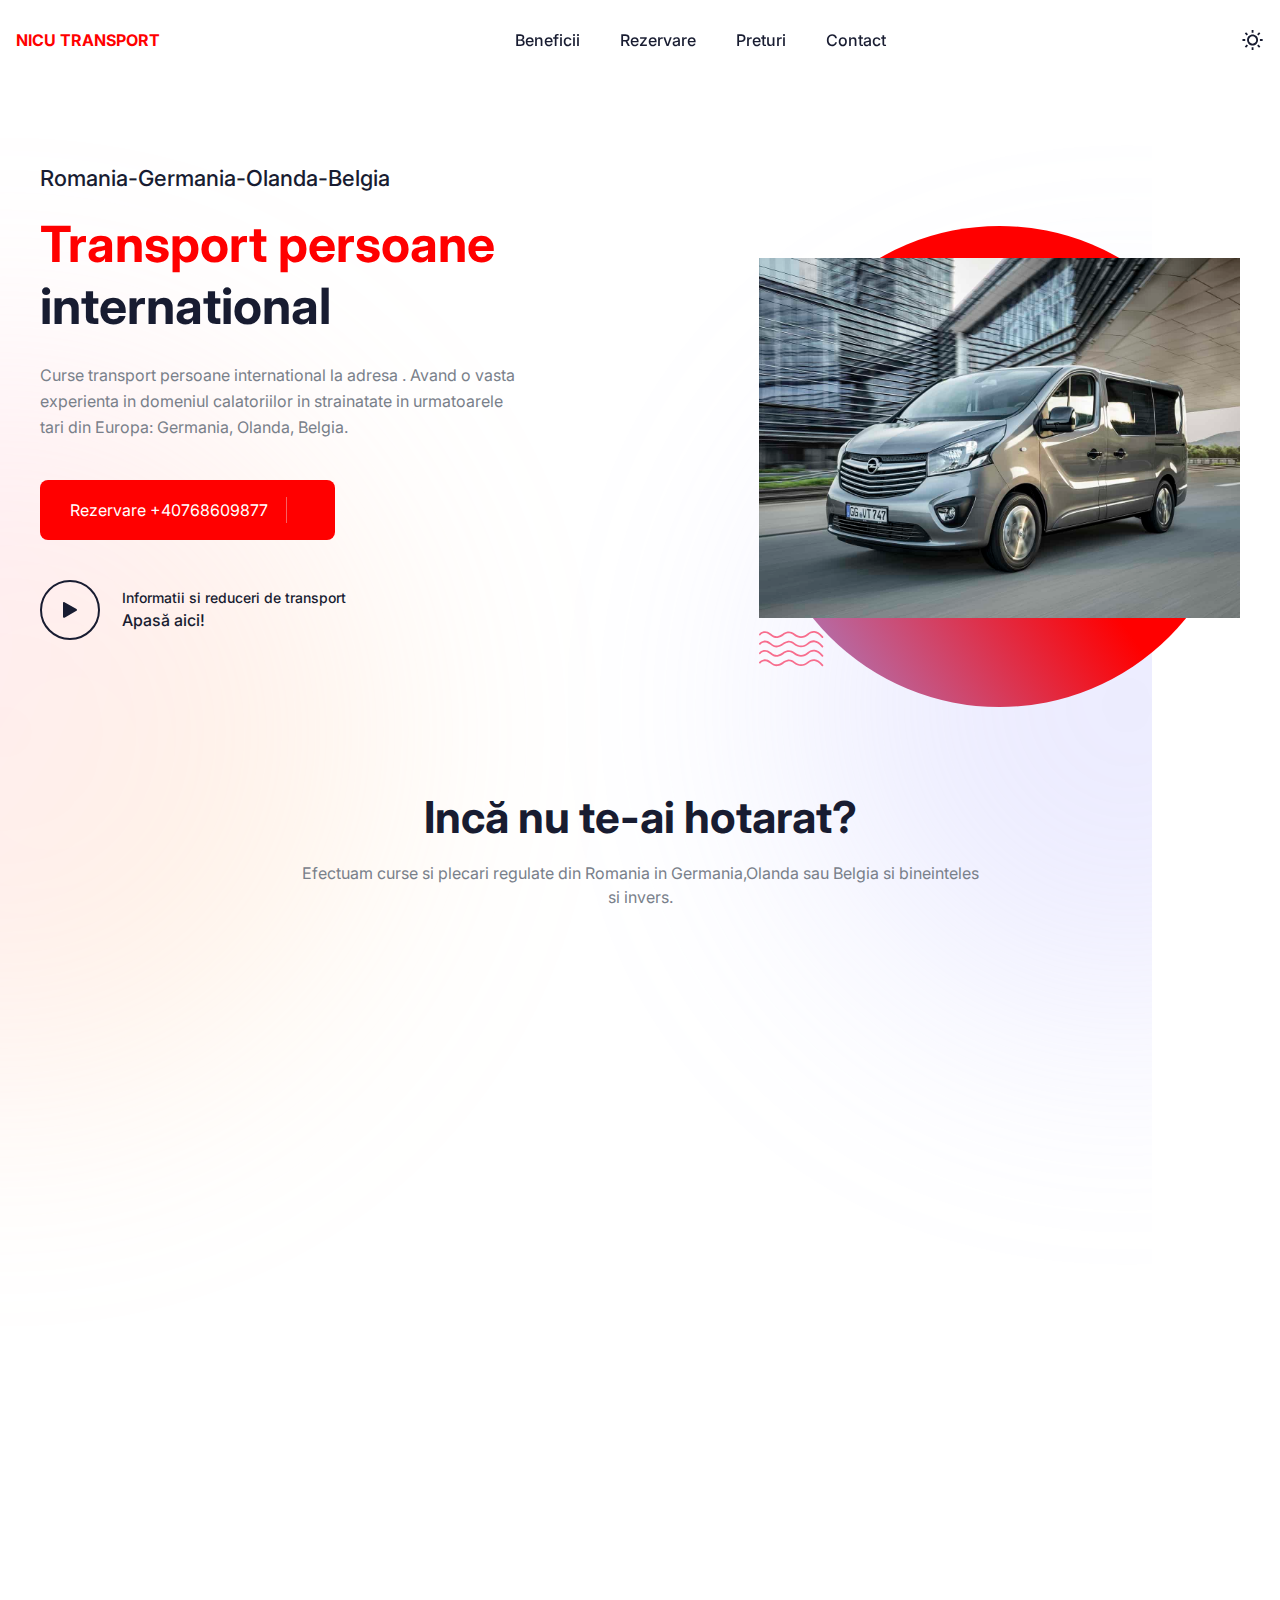
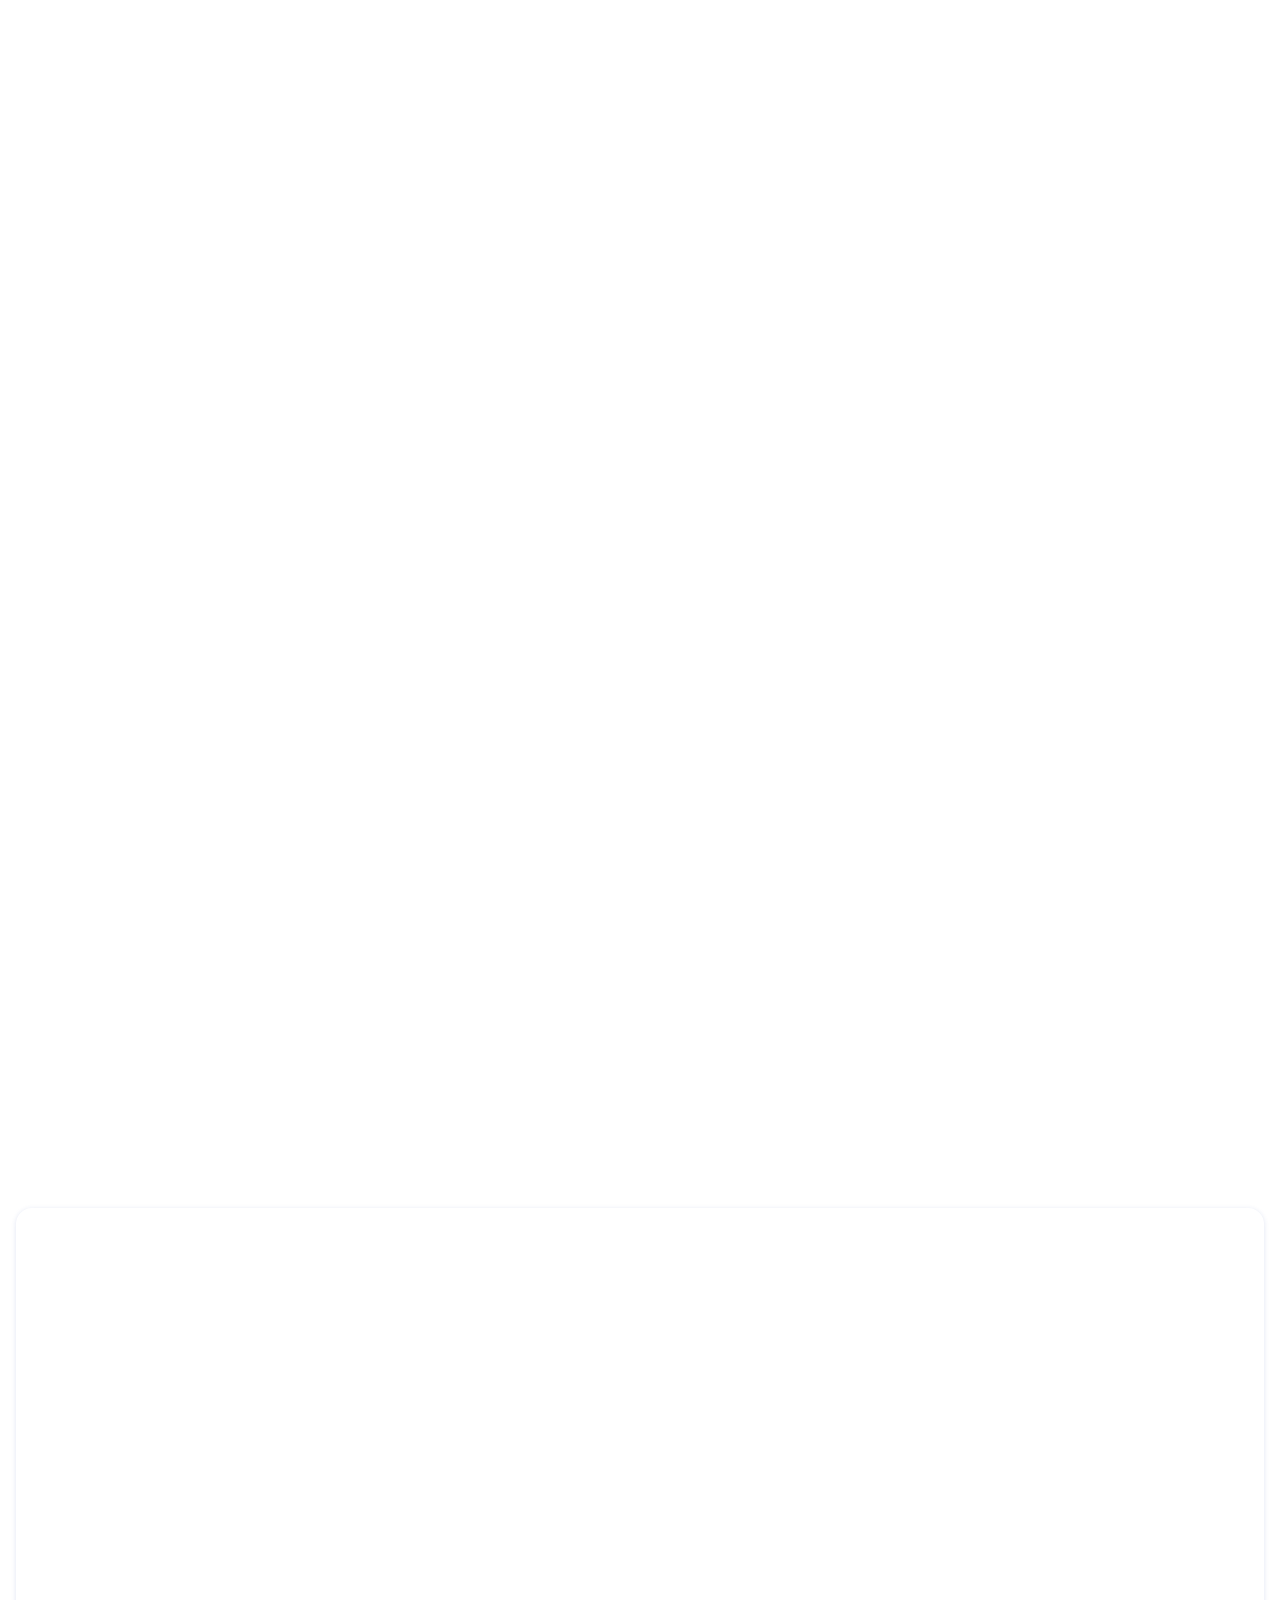
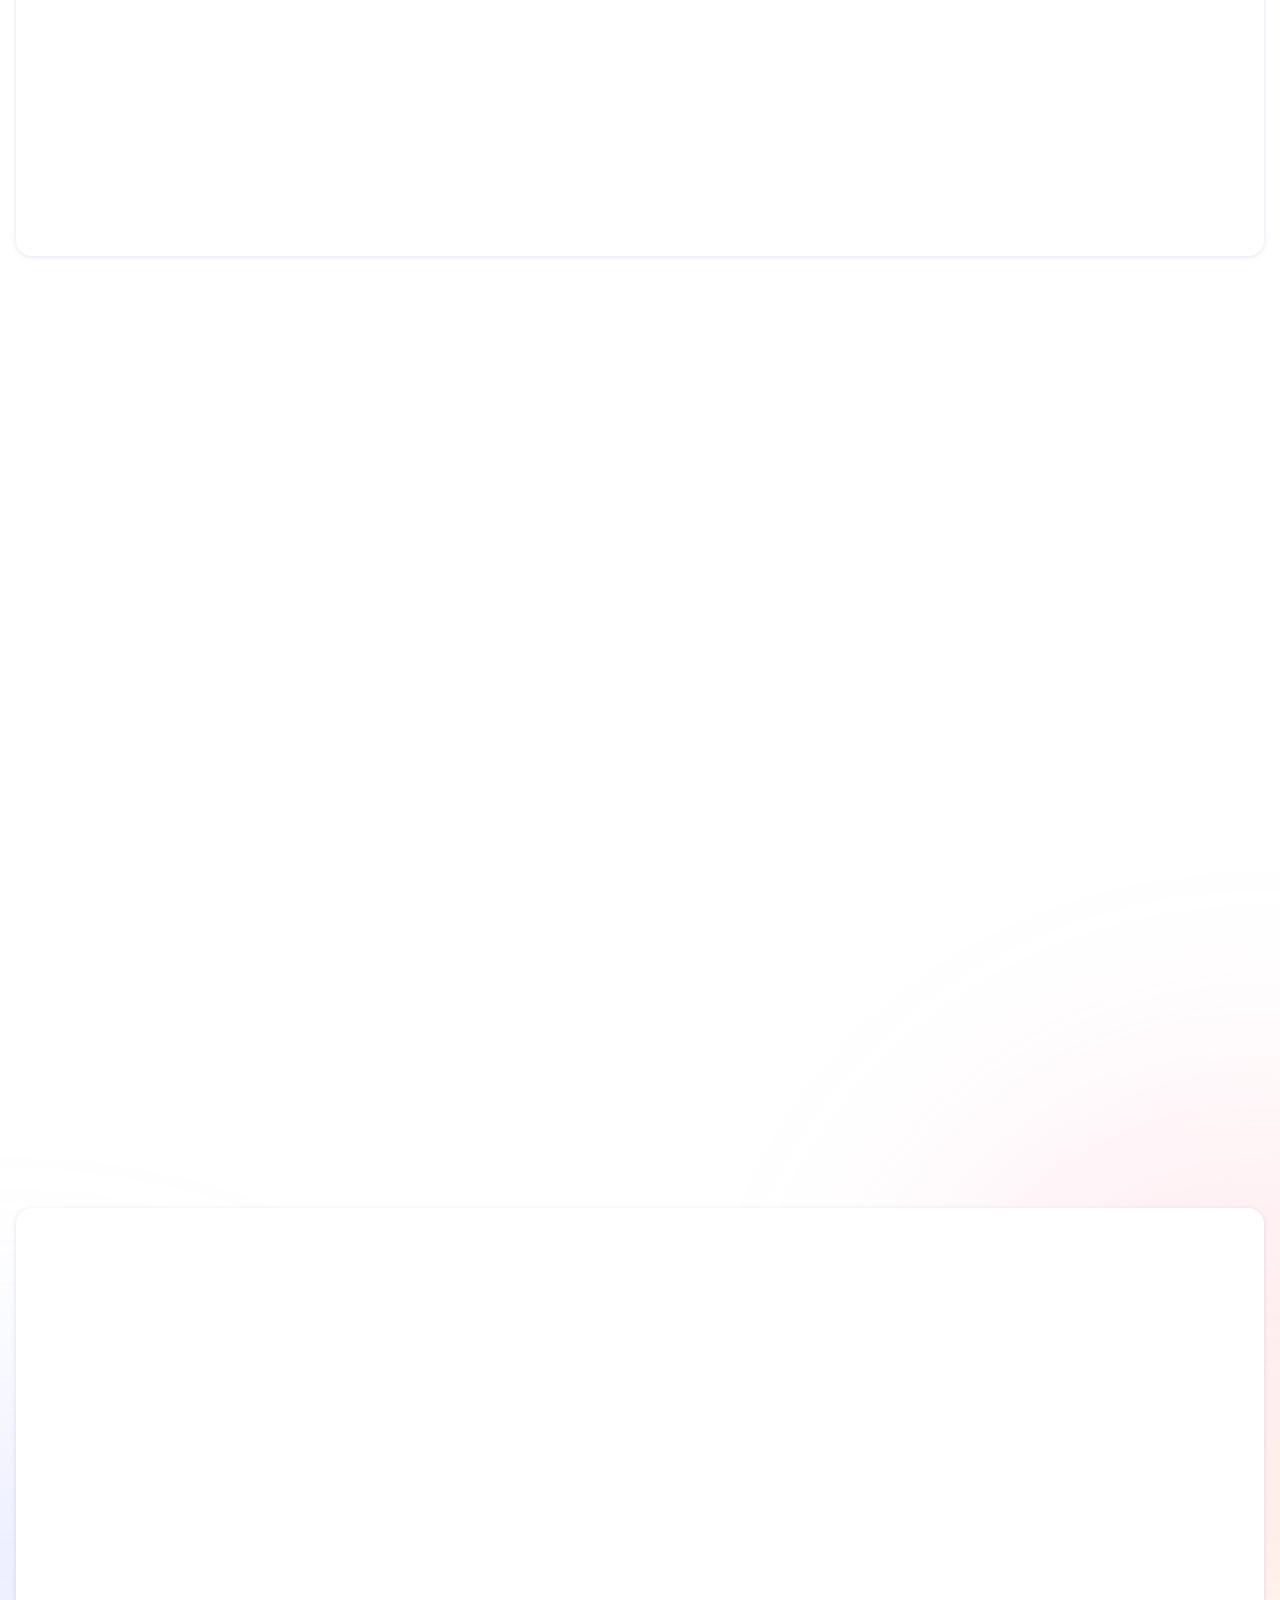
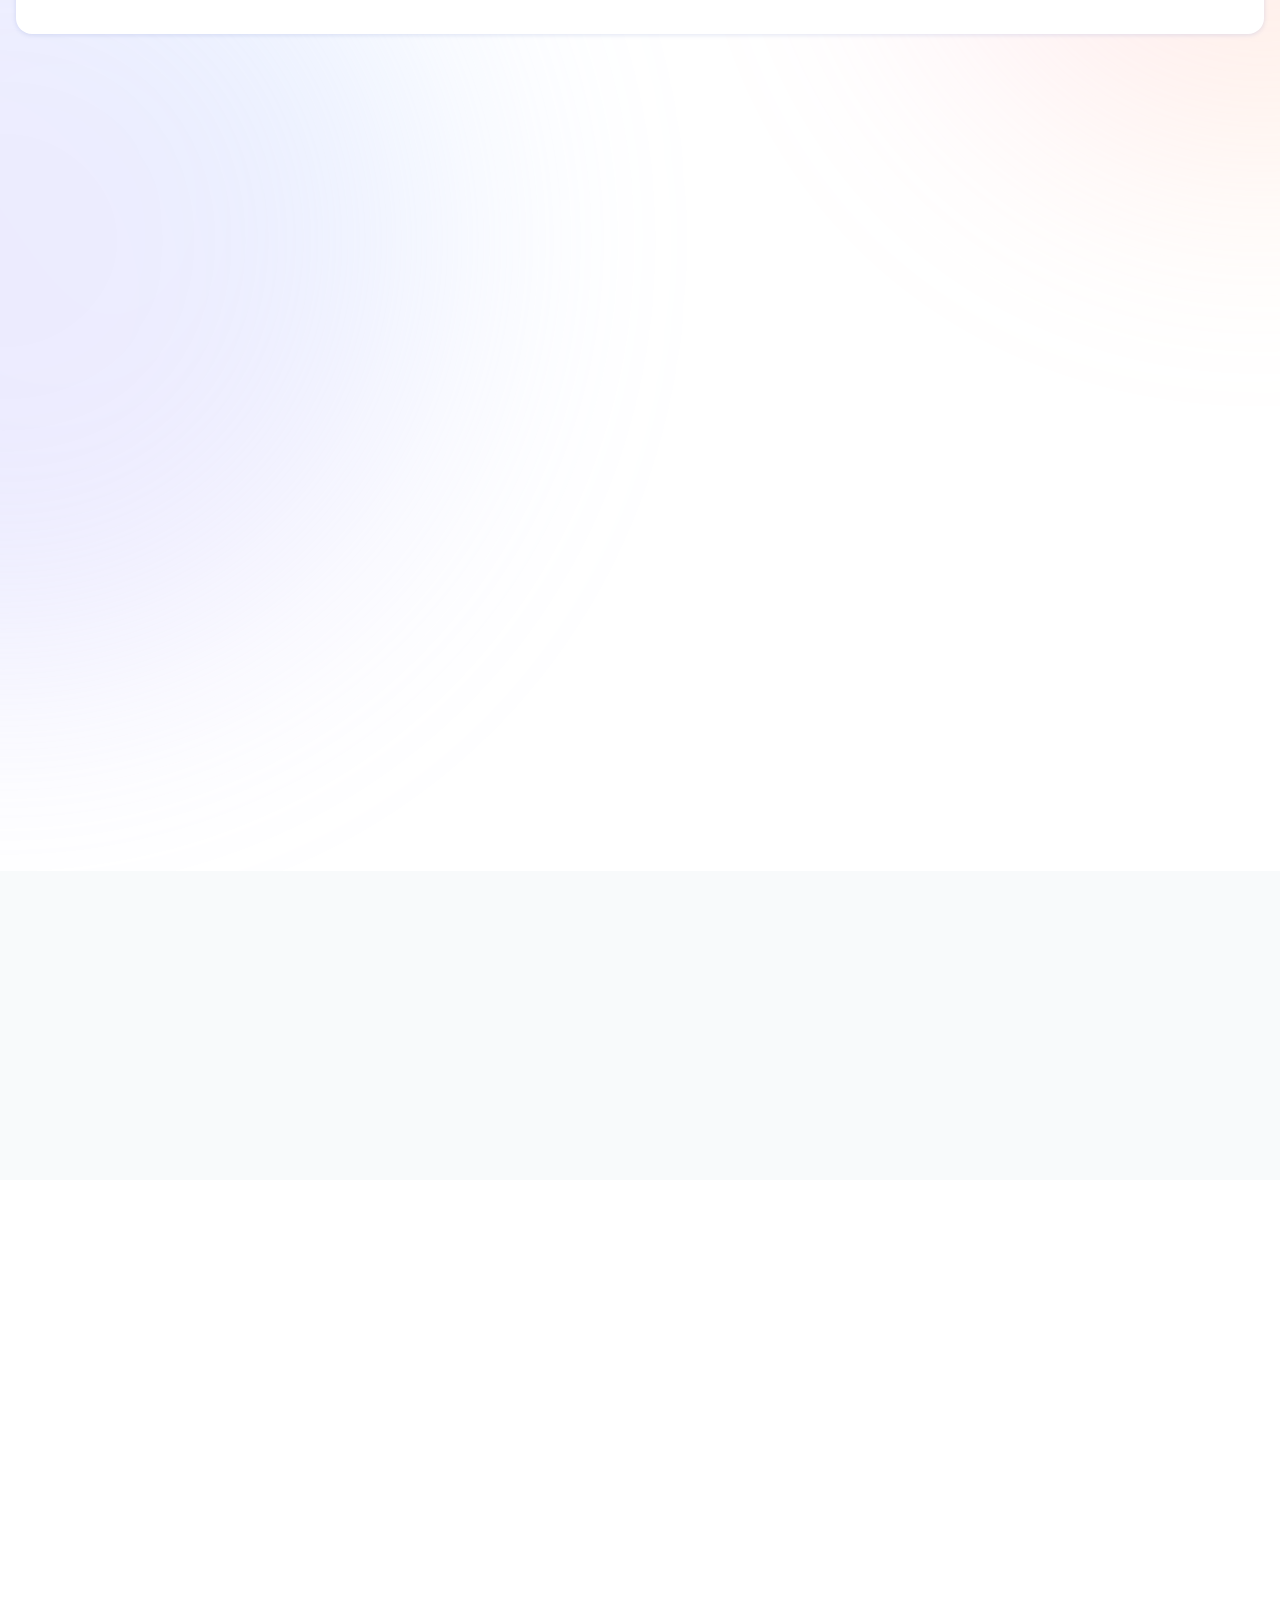
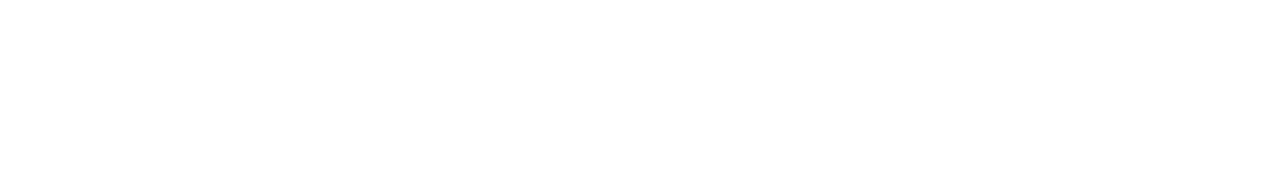
<file: index.html>
<!DOCTYPE html>
<html lang="ro" class="np">

<head>
  <meta charset="UTF-8" />
  <meta http-equiv="X-UA-Compatible" content="IE=edge" />

  <head>
    <!-- Google Tag Manager -->
    <script>(function (w, d, s, l, i) {
        w[l] = w[l] || []; w[l].push({
          'gtm.start':
            new Date().getTime(), event: 'gtm.js'
        }); var f = d.getElementsByTagName(s)[0],
          j = d.createElement(s), dl = l != 'dataLayer' ? '&l=' + l : ''; j.async = true; j.src =
            'https://www.googletagmanager.com/gtm.js?id=' + i + dl; f.parentNode.insertBefore(j, f);
      })(window, document, 'script', 'dataLayer', 'GTM-KZPB33J');</script>
    <!-- End Google Tag Manager -->
    <script type="text/javascript">
      (function (c, l, a, r, i, t, y) {
        c[a] = c[a] || function () { (c[a].q = c[a].q || []).push(arguments) };
        t = l.createElement(r); t.async = 1; t.src = "https://www.clarity.ms/tag/" + i;
        y = l.getElementsByTagName(r)[0]; y.parentNode.insertBefore(t, y);
      })(window, document, "clarity", "script", "h70fp3lqh0");
    </script>
    <!-- SEO Meta Tags -->
    <meta name="description"
      content="Nicu Transport - transport international Romania Germania,Olanda si Belgia direct la adresa dorita" />
    <meta name="application-name" content="nycktrans.com" />
    <meta name="keywords"
      content="transport persoane romania germania,transport persoane germania romania, curse romania germania,transport de la adresa la adresa,plecari zilnice germania,plecari zilnice belgia,plecari zilnice olanda,transport romania olanda,tansport romania belgia,curse germania romania, curse olanda romania,plecari germania romania, microbuz germania romania" />
    <meta name="creator" content="nycktrans.com" />
    <meta property="og:site_name" content="nycktrans.com" />

    <!-- website name -->
    <meta property="og:site" content="nycktrans.com" />
    <!-- website link -->
    <meta property="og:title"
      content="Nicu Transport - transport international Romania Germania,Olanda si Belgia direct la adresa dorita" />
    <!-- title shown in the actual shared post -->
    <meta property="og:description"
      content="Nicu Transport - transport international Romania Germania,Olanda si Belgia direct la adresa dorita" />
    <meta property="og:image" content="https://nycktrans.com/images/microbuz-transport-persoane.jpg" />
    <!-- image link, make sure it's jpg -->
    <meta property="og:url" content="https:/nycktrans.com/" />
    <!-- where do you want your post to link to -->

    <!-- Website Title -->
    <title>NICU TRANSPORT - transport international</title>
    <meta name="viewport" content="width=device-width, initial-scale=1.0" />
    <link rel="icon" href="favicon.ico" />
    <link href="style.css" rel="stylesheet" />
  </head>

<body class="tf gk">
  <!-- Google Tag Manager (noscript) -->
  <noscript><iframe src="https://www.googletagmanager.com/ns.html?id=GTM-KZPB33J" height="0" width="0"
      style="display:none;visibility:hidden"></iframe></noscript>
  <!-- End Google Tag Manager (noscript) -->
  <!-- ======= Header Start ======= -->
  <header class="navbar e g h da uc pf tf mj dk gk">
    <div class="a f dd">
      <div class="bc le oe">
        <div class="zb kg bo">
          <a href="index.html" class="zb ed el">
            <p style="color:red;font-weight: bold;">NICU TRANSPORT</p>
          </a>
        </div>
        <button class="navbarOpen e i j/2 da bc fc vc be/2 ie le ne pe ui cn" aria-label="navbarOpen" name="navbarOpen">
          <span class="zb gc wc uf hk"></span>
          <span class="zb gc wc uf hk"></span>
          <span class="zb gc wc uf hk"></span>
        </button>

        <div class="menu-wrapper f dc oe bn">
          <button class="navbarClose d k l ea bc fc vc ie le ne ui cn" name="navbarClose" aria-label="navbarClose">
            <span class="zb gc wc ce uf hk"></span>
            <span class="ta zb gc wc de uf hk"></span>
          </button>

          <nav class="d g h fa bc hc uc le ne tf zf ji lj gk nk nm dn en _n qo vo">
            <ul class="le qe bn xn yn dp">
              <li class="menu-item">
                <a href="#features" class="menu-scroll cc le ki vi _i sj ok vk co">
                  Beneficii
                </a>
              </li>
              <li class="menu-item">
                <a href="#about" class="menu-scroll cc le ki vi _i sj ok vk co">
                  Rezervare
                </a>
              </li>
              <li class="menu-item">
                <a href="blog-details.html" class="menu-scroll cc le ki vi _i sj ok vk co">
                  Preturi
                </a>
              </li>
              <li class="menu-item">
                <a href="#support" class="menu-scroll cc le ki vi _i sj ok vk co">
                  Contact
                </a>
              </li>

            </ul>
          </nav>
        </div>

        <div class="ua bc le me um">
          <label for="themeSwitcher" class="cc ee le" aria-label="themeSwitcher" name="themeSwitcher">
            <input type="checkbox" name="themeSwitcher" id="themeSwitcher" class="c" />
            <span class="dc bk">
              <svg width="21" height="21" viewBox="0 0 21 21" fill="none" xmlns="http://www.w3.org/2000/svg">
                <g clip-path="url(#clip0_420_119)">
                  <path
                    d="M8.40276 5.88205C8.40259 7.05058 8.75048 8.19267 9.40204 9.16268C10.0536 10.1327 10.9793 10.8866 12.0611 11.3284C13.143 11.7701 14.3318 11.8796 15.4761 11.6429C16.6204 11.4062 17.6683 10.8341 18.4861 9.99941V10.0834C18.4861 14.7243 14.7242 18.4862 10.0833 18.4862C5.44247 18.4862 1.68054 14.7243 1.68054 10.0834C1.68054 5.44259 5.44247 1.68066 10.0833 1.68066H10.1673C9.60775 2.22779 9.16333 2.88139 8.86028 3.60295C8.55722 4.32451 8.40166 5.09943 8.40276 5.88205V5.88205ZM3.3611 10.0834C3.36049 11.5833 3.86151 13.0403 4.78444 14.2226C5.70737 15.4049 6.99919 16.2446 8.45437 16.608C9.90954 16.9715 11.4445 16.8379 12.8149 16.2284C14.1854 15.6189 15.3127 14.5686 16.0174 13.2446C14.7632 13.54 13.4543 13.5102 12.215 13.1578C10.9756 12.8054 9.84679 12.1422 8.93568 11.2311C8.02457 10.32 7.36136 9.19119 7.00898 7.95181C6.6566 6.71243 6.62672 5.40357 6.92219 4.1494C5.84629 4.72259 4.94652 5.57759 4.31923 6.62288C3.69194 7.66817 3.36074 8.86438 3.3611 10.0834V10.0834Z"
                    fill="white" />
                </g>
                <defs>
                  <clipPath id="clip0_420_119">
                    <rect width="20.1667" height="20.1667" fill="white" />
                  </clipPath>
                </defs>
              </svg>
            </span>
            <span class="zb ck">
              <svg width="23" height="22" viewBox="0 0 23 22" fill="none" xmlns="http://www.w3.org/2000/svg">
                <g clip-path="url(#clip0_1_11114)">
                  <path
                    d="M11.5658 16.4998C10.1071 16.4998 8.70815 15.9204 7.6767 14.8889C6.64525 13.8575 6.06579 12.4585 6.06579 10.9998C6.06579 9.54115 6.64525 8.1422 7.6767 7.11075C8.70815 6.0793 10.1071 5.49984 11.5658 5.49984C13.0245 5.49984 14.4234 6.0793 15.4549 7.11075C16.4863 8.1422 17.0658 9.54115 17.0658 10.9998C17.0658 12.4585 16.4863 13.8575 15.4549 14.8889C14.4234 15.9204 13.0245 16.4998 11.5658 16.4998ZM11.5658 14.6665C12.5382 14.6665 13.4709 14.2802 14.1585 13.5926C14.8461 12.9049 15.2325 11.9723 15.2325 10.9998C15.2325 10.0274 14.8461 9.09475 14.1585 8.40711C13.4709 7.71948 12.5382 7.33317 11.5658 7.33317C10.5933 7.33317 9.6607 7.71948 8.97306 8.40711C8.28543 9.09475 7.89912 10.0274 7.89912 10.9998C7.89912 11.9723 8.28543 12.9049 8.97306 13.5926C9.6607 14.2802 10.5933 14.6665 11.5658 14.6665ZM10.6491 0.916504H12.4825V3.6665H10.6491V0.916504ZM10.6491 18.3332H12.4825V21.0832H10.6491V18.3332ZM3.78787 4.51809L5.08404 3.22192L7.02829 5.16617L5.73212 6.46234L3.78787 4.519V4.51809ZM16.1033 16.8335L17.3995 15.5373L19.3437 17.4816L18.0475 18.7778L16.1033 16.8335ZM18.0475 3.221L19.3437 4.51809L17.3995 6.46234L16.1033 5.16617L18.0475 3.22192V3.221ZM5.73212 15.5373L7.02829 16.8335L5.08404 18.7778L3.78787 17.4816L5.73212 15.5373ZM21.6491 10.0832V11.9165H18.8991V10.0832H21.6491ZM4.23245 10.0832V11.9165H1.48245V10.0832H4.23245Z"
                    fill="#181C31" />
                </g>
                <defs>
                  <clipPath id="clip0_1_11114">
                    <rect width="22" height="22" fill="white" transform="translate(0.565796)" />
                  </clipPath>
                </defs>
              </svg>
            </span>
          </label>

        </div>
      </div>
    </div>
  </header>
  <!-- ======= Header End ======= -->

  <!-- ======= Main Start ======= -->
  <main>
    <!-- ======= Hero Start ======= -->
    <section id="home" class="sh">
      <div class="a on fo">
        <div class="ma bc je le">
          <div class="uc qg ln/12">
            <div class="wow fadeInUp lb wm pn" data-wow-delay=".2s">
              <span class="cb zb pi vi xi _i ok rl jp">
                Romania-Germania-Olanda-Belgia
              </span>
              <h1 class="hb qi ui xi _i ok sl hm no kp">
                <span style="color: rED"> Transport persoane</span>
                international
              </h1>
              <p class="bb nd ki yi bj">
                Curse transport persoane international la adresa . Avand o vasta experienta in domeniul
                calatoriilor in strainatate in urmatoarele tari din Europa:
                Germania, Olanda, Belgia.
              </p>
              <div class="bc je le">
                <a href="tel:+40768609877" style="background-color: red"
                  class="mb hb cc lc le cf uf wg ng aj qj hk pk uk">
                  <span class="nb nf pf sf th yi ek">
                    Rezervare +40768609877
                  </span>
                </a>

                <a href="tel:+40768609877" class="hb cc le kg _i sj ok vk">
                  <span class="ob bc lc zc le ne af if rf">
                    <svg width="14" height="16" viewBox="0 0 14 16" fill="none" xmlns="http://www.w3.org/2000/svg">
                      <path
                        d="M13.5 7.06367C14.1667 7.44857 14.1667 8.41082 13.5 8.79572L1.5 15.7239C0.833334 16.1088 -3.3649e-08 15.6277 0 14.8579L6.05683e-07 1.00149C6.39332e-07 0.231693 0.833334 -0.249434 1.5 0.135466L13.5 7.06367Z"
                        fill="currentColor" />
                    </svg>
                  </span>
                  <span class="ki vi">
                    <span class="zb oi">
                      Informatii si reduceri de transport
                    </span>
                    Apasă aici!
                  </span>
                </a>
              </div>
            </div>
          </div>

          <div class="uc qg mn/12">
            <div class="wow fadeInUp f ga la uc od uh um" data-wow-delay=".3s">
              <img src="images/microbuz-transport-persoane.jpg" alt="plecari romanai germania si germania romania"
                class="la gd" />
              <div class="qp e g h q ha ec uc af ag">

                <div class="e s h">
                  <svg width="65" height="36" viewBox="0 0 65 36" fill="none" xmlns="http://www.w3.org/2000/svg">
                    <path fill-rule="evenodd" clip-rule="evenodd"
                      d="M55.4149 1.83203C53.339 1.57898 51.3475 2.4214 49.2904 4.18456C45.9052 7.08611 40.0313 8.52953 34.7368 4.19769C32.4686 2.34195 30.4917 2.04856 28.8583 2.32079C27.1672 2.60264 25.7448 3.50424 24.6267 4.24961C22.8559 5.43014 20.9059 6.67067 18.66 6.9618C16.3417 7.2623 13.8664 6.54246 11.0465 4.19256C8.68539 2.22501 6.66504 1.84655 5.11312 2.08531C3.52522 2.32961 2.288 3.24185 1.57603 4.08328C1.25719 4.46008 0.69326 4.50708 0.316454 4.18824C-0.0603521 3.86941 -0.107346 3.30548 0.21149 2.92867C1.13803 1.83367 2.73868 0.642115 4.84131 0.318626C6.97991 -0.0103986 9.50274 0.579362 12.1908 2.81939C14.7333 4.93815 16.7266 5.40998 18.4302 5.18915C20.2062 4.95894 21.831 3.96513 23.6352 2.76234L24.131 3.50597L23.6352 2.76234C24.7515 2.01814 26.4572 0.908837 28.5644 0.557635C30.7295 0.196804 33.2212 0.648204 35.8687 2.81426C40.3566 6.48615 45.2562 5.28815 48.1272 2.82739C50.3886 0.889088 52.8657 -0.279434 55.6312 0.057691C58.3691 0.391448 61.1615 2.17558 64.1309 5.60179C64.4541 5.9748 64.4138 6.53924 64.0408 6.86252C63.6678 7.18579 63.1034 7.14547 62.7801 6.77246C59.9402 3.49563 57.5184 2.08846 55.4149 1.83203Z"
                      fill="#F76D8D" />
                    <path fill-rule="evenodd" clip-rule="evenodd"
                      d="M55.4149 11.2026C53.339 10.9496 51.3475 11.792 49.2904 13.5552C45.9052 16.4567 40.0312 17.9001 34.7367 13.5683C32.4686 11.7126 30.4916 11.4192 28.8583 11.6914C27.1671 11.9732 25.7447 12.8748 24.6267 13.6202C22.8559 14.8007 20.9058 16.0413 18.66 16.3324C16.3417 16.6329 13.8663 15.9131 11.0464 13.5632C8.68536 11.5956 6.66501 11.2172 5.11309 11.4559C3.52519 11.7002 2.28797 12.6125 1.576 13.4539C1.25716 13.8307 0.69323 13.8777 0.316424 13.5588C-0.0603826 13.24 -0.107377 12.6761 0.211459 12.2993C1.138 11.2043 2.73865 10.0127 4.84128 9.68923C6.97988 9.36021 9.50271 9.94997 12.1907 12.19C14.7333 14.3088 16.7266 14.7806 18.4302 14.5598C20.2061 14.3295 21.831 13.3357 23.6352 12.1329L24.1309 12.8766L23.6352 12.1329C24.7515 11.3887 26.4572 10.2794 28.5644 9.92824C30.7294 9.56741 33.2212 10.0188 35.8686 12.1849C40.3565 15.8568 45.2562 14.6588 48.1271 12.198C50.3885 10.2597 52.8657 9.09117 55.6312 9.4283C58.3691 9.76205 61.1614 11.5462 64.1308 14.9724C64.4541 15.3454 64.4138 15.9098 64.0408 16.2331C63.6678 16.5564 63.1033 16.5161 62.7801 16.1431C59.9401 12.8662 57.5184 11.4591 55.4149 11.2026Z"
                      fill="#F76D8D" />
                    <path fill-rule="evenodd" clip-rule="evenodd"
                      d="M55.4149 20.5825C53.339 20.3295 51.3475 21.1719 49.2904 22.935C45.9052 25.8366 40.0312 27.28 34.7367 22.9482C32.4686 21.0924 30.4916 20.7991 28.8583 21.0713C27.1671 21.3531 25.7447 22.2547 24.6267 23.0001C22.8559 24.1806 20.9058 25.4212 18.66 25.7123C16.3417 26.0128 13.8663 25.293 11.0464 22.9431C8.68536 20.9755 6.66501 20.597 5.11309 20.8358C3.52519 21.0801 2.28797 21.9923 1.576 22.8338C1.25716 23.2106 0.69323 23.2576 0.316424 22.9387C-0.0603826 22.6199 -0.107377 22.056 0.211459 21.6792C1.138 20.5842 2.73865 19.3926 4.84128 19.0691C6.97988 18.7401 9.50271 19.3299 12.1907 21.5699C14.7333 23.6886 16.7266 24.1605 18.4302 23.9396C20.2061 23.7094 21.831 22.7156 23.6352 21.5128L24.1309 22.2565L23.6352 21.5128C24.7515 20.7686 26.4572 19.6593 28.5644 19.3081C30.7294 18.9473 33.2212 19.3987 35.8686 21.5647C40.3565 25.2366 45.2562 24.0386 48.1271 21.5779C50.3885 19.6396 52.8657 18.4711 55.6312 18.8082C58.3691 19.1419 61.1614 20.9261 64.1308 24.3523C64.4541 24.7253 64.4138 25.2897 64.0408 25.613C63.6678 25.9363 63.1033 25.896 62.7801 25.523C59.9401 22.2461 57.5184 20.8389 55.4149 20.5825Z"
                      fill="#F76D8D" />
                    <path fill-rule="evenodd" clip-rule="evenodd"
                      d="M55.4149 29.9619C53.339 29.7089 51.3475 30.5513 49.2904 32.3144C45.9052 35.216 40.0312 36.6594 34.7367 32.3276C32.4686 30.4718 30.4916 30.1784 28.8583 30.4507C27.1671 30.7325 25.7447 31.6341 24.6267 32.3795C22.8559 33.56 20.9058 34.8006 18.66 35.0917C16.3417 35.3922 13.8663 34.6723 11.0464 32.3224C8.68536 30.3549 6.66501 29.9764 5.11309 30.2152C3.52519 30.4595 2.28797 31.3717 1.576 32.2132C1.25716 32.59 0.69323 32.637 0.316424 32.3181C-0.0603826 31.9993 -0.107377 31.4354 0.211459 31.0586C1.138 29.9635 2.73865 28.772 4.84128 28.4485C6.97988 28.1195 9.50271 28.7092 12.1907 30.9493C14.7333 33.068 16.7266 33.5399 18.4302 33.319C20.2061 33.0888 21.831 32.095 23.6352 30.8922L24.1309 31.6359L23.6352 30.8922C24.7515 30.148 26.4572 29.0387 28.5644 28.6875C30.7294 28.3267 33.2212 28.7781 35.8686 30.9441C40.3565 34.616 45.2562 33.418 48.1271 30.9573C50.3885 29.019 52.8657 27.8504 55.6312 28.1876C58.3691 28.5213 61.1614 30.3055 64.1308 33.7317C64.4541 34.1047 64.4138 34.6691 64.0408 34.9924C63.6678 35.3157 63.1033 35.2754 62.7801 34.9023C59.9401 31.6255 57.5184 30.2183 55.4149 29.9619Z"
                      fill="#F76D8D" />
                  </svg>
                </div>
              </div>
            </div>
          </div>
        </div>
      </div>
    </section>
    <!-- ======= Hero End ======= -->

    <!-- ======= Pricing Start ======= -->
    <section id="pricing" class="f ga vh">
      <div class="a">
        <div class="wow fadeInUp la bb pd ji" data-wow-delay=".2s">
          <h2 class="_a qi ui _i ok tl im lm">Incă nu te-ai hotarat?</h2>
          <p class="ki bj">
            Efectuam curse si plecari regulate din Romania in Germania,Olanda
            sau Belgia si bineinteles si invers.
          </p>
        </div>
      </div>

      <div class="a sd ze">
        <div class="qa bc je ne">
          <div class="uc mg am/2 kn/3">
            <div class="wow fadeInUp bb gf tf yg zg ij jk rk zm go gp" data-wow-delay=".2s">
              <h3 class="eb mi wi xi _i ok">Transport Germania</h3>
              <p class="rb ki bj">de la adresa la adresa</p>

              <p class="of pf _h _i dk ok">
                <img src="images/germania.png" alt="transport romania germania si germania romania"
                  style="max-width: 100px; max-height: 70px" class="la gd" />
              </p>

              <div class="ve ai bi">
                <p class="bc ki _i qk">
                  <span class="sb tb">
                    <svggit fetch --all width="16" height="16" viewBox="0 0 16 16" fill="none"
                      xmlns="http://www.w3.org/2000/svg">
                      <g clip-path="url(#clip0_44_7)">
                        <path
                          d="M6.66674 10.1147L12.7947 3.98599L13.7381 4.92866L6.66674 12L2.42407 7.75733L3.36674 6.81466L6.66674 10.1147Z"
                          fill="#00BE6C" />
                      </g>
                      <defs>
                        <clipPath id="clip0_44_7">
                          <rect width="16" height="16" fill="white" />
                        </clipPath>
                      </defs>
                    </svggit>
                  </span>
                  Masa gratuita in Ungaria!
                </p>
                <p class="bc ki _i qk">
                  <span class="sb tb">
                    <svg width="16" height="16" viewBox="0 0 16 16" fill="none" xmlns="http://www.w3.org/2000/svg">
                      <g clip-path="url(#clip0_44_7)">
                        <path
                          d="M6.66674 10.1147L12.7947 3.98599L13.7381 4.92866L6.66674 12L2.42407 7.75733L3.36674 6.81466L6.66674 10.1147Z"
                          fill="#00BE6C" />
                      </g>
                      <defs>
                        <clipPath id="clip0_44_7">
                          <rect width="16" height="16" fill="white" />
                        </clipPath>
                      </defs>
                    </svg>
                  </span>
                  Bagaj 50kg inclus!
                </p>
                <p class="bc ki _i qk">
                  <span class="sb tb">
                    <svg width="16" height="16" viewBox="0 0 16 16" fill="none" xmlns="http://www.w3.org/2000/svg">
                      <g clip-path="url(#clip0_44_7)">
                        <path
                          d="M6.66674 10.1147L12.7947 3.98599L13.7381 4.92866L6.66674 12L2.42407 7.75733L3.36674 6.81466L6.66674 10.1147Z"
                          fill="#00BE6C" />
                      </g>
                      <defs>
                        <clipPath id="clip0_44_7">
                          <rect width="16" height="16" fill="white" />
                        </clipPath>
                      </defs>
                    </svg>
                  </span>
                  Vorbim frumos si te respectam
                </p>
              </div>

              <a href="tel:+40768609877" style="background-color: red" class="zb uc _e uf lg pg ji ki vi aj pj kk tk">
                Rezervare acum
              </a>
            </div>
          </div>
          <div class="uc mg am/2 kn/3">
            <div class="wow fadeInUp bb gf tf yg zg ij jk rk zm go gp" data-wow-delay=".2s">
              <h3 class="eb mi wi xi _i ok">Transport Olanda</h3>
              <p class="rb ki bj">de la adresa la adresa</p>

              <p class="of pf _h _i dk ok">
                <img src="images/olanda.png" alt="transport romania germania si germania romania"
                  style="max-width: 100px; max-height: 70px" class="la gd" />
              </p>

              <div class="ve ai bi">
                <p class="bc ki _i qk">
                  <span class="sb tb">
                    <svg width="16" height="16" viewBox="0 0 16 16" fill="none" xmlns="http://www.w3.org/2000/svg">
                      <g clip-path="url(#clip0_44_7)">
                        <path
                          d="M6.66674 10.1147L12.7947 3.98599L13.7381 4.92866L6.66674 12L2.42407 7.75733L3.36674 6.81466L6.66674 10.1147Z"
                          fill="#00BE6C" />
                      </g>
                      <defs>
                        <clipPath id="clip0_44_7">
                          <rect width="16" height="16" fill="white" />
                        </clipPath>
                      </defs>
                    </svg>
                  </span>
                  Masa gratuita in Ungaria!
                </p>
                <p class="bc ki _i qk">
                  <span class="sb tb">
                    <svg width="16" height="16" viewBox="0 0 16 16" fill="none" xmlns="http://www.w3.org/2000/svg">
                      <g clip-path="url(#clip0_44_7)">
                        <path
                          d="M6.66674 10.1147L12.7947 3.98599L13.7381 4.92866L6.66674 12L2.42407 7.75733L3.36674 6.81466L6.66674 10.1147Z"
                          fill="#00BE6C" />
                      </g>
                      <defs>
                        <clipPath id="clip0_44_7">
                          <rect width="16" height="16" fill="white" />
                        </clipPath>
                      </defs>
                    </svg>
                  </span>
                  Bagaj 50kg inclus!
                </p>
                <p class="bc ki _i qk">
                  <span class="sb tb">
                    <svg width="16" height="16" viewBox="0 0 16 16" fill="none" xmlns="http://www.w3.org/2000/svg">
                      <g clip-path="url(#clip0_44_7)">
                        <path
                          d="M6.66674 10.1147L12.7947 3.98599L13.7381 4.92866L6.66674 12L2.42407 7.75733L3.36674 6.81466L6.66674 10.1147Z"
                          fill="#00BE6C" />
                      </g>
                      <defs>
                        <clipPath id="clip0_44_7">
                          <rect width="16" height="16" fill="white" />
                        </clipPath>
                      </defs>
                    </svg>
                  </span>
                  Vorbim frumos si te respectam
                </p>
              </div>

              <a href="tel:+40768609877" style="background-color: red" class="zb uc _e uf lg pg ji ki vi aj pj kk tk">
                Rezervare acum
              </a>
            </div>
          </div>
          <div class="uc mg am/2 kn/3">
            <div class="wow fadeInUp bb gf tf yg zg ij jk rk zm go gp" data-wow-delay=".2s">
              <h3 class="eb mi wi xi _i ok">Transport Belgia</h3>
              <p class="rb ki bj">de la adresa la adresa</p>

              <p class="of pf _h _i dk ok">
                <img src="images/belgia.png" alt="transport romania germania si germania romania"
                  style="max-width: 100px; max-height: 70px" class="la gd" />
              </p>

              <div class="ve ai bi">
                <p class="bc ki _i qk">
                  <span class="sb tb">
                    <svg width="16" height="16" viewBox="0 0 16 16" fill="none" xmlns="http://www.w3.org/2000/svg">
                      <g clip-path="url(#clip0_44_7)">
                        <path
                          d="M6.66674 10.1147L12.7947 3.98599L13.7381 4.92866L6.66674 12L2.42407 7.75733L3.36674 6.81466L6.66674 10.1147Z"
                          fill="#00BE6C" />
                      </g>
                      <defs>
                        <clipPath id="clip0_44_7">
                          <rect width="16" height="16" fill="white" />
                        </clipPath>
                      </defs>
                    </svg>
                  </span>
                  Masa gratuita in Ungaria!
                </p>
                <p class="bc ki _i qk">
                  <span class="sb tb">
                    <svg width="16" height="16" viewBox="0 0 16 16" fill="none" xmlns="http://www.w3.org/2000/svg">
                      <g clip-path="url(#clip0_44_7)">
                        <path
                          d="M6.66674 10.1147L12.7947 3.98599L13.7381 4.92866L6.66674 12L2.42407 7.75733L3.36674 6.81466L6.66674 10.1147Z"
                          fill="#00BE6C" />
                      </g>
                      <defs>
                        <clipPath id="clip0_44_7">
                          <rect width="16" height="16" fill="white" />
                        </clipPath>
                      </defs>
                    </svg>
                  </span>
                  Bagaj 50kg inclus!
                </p>
                <p class="bc ki _i qk">
                  <span class="sb tb">
                    <svg width="16" height="16" viewBox="0 0 16 16" fill="none" xmlns="http://www.w3.org/2000/svg">
                      <g clip-path="url(#clip0_44_7)">
                        <path
                          d="M6.66674 10.1147L12.7947 3.98599L13.7381 4.92866L6.66674 12L2.42407 7.75733L3.36674 6.81466L6.66674 10.1147Z"
                          fill="#00BE6C" />
                      </g>
                      <defs>
                        <clipPath id="clip0_44_7">
                          <rect width="16" height="16" fill="white" />
                        </clipPath>
                      </defs>
                    </svg>
                  </span>
                  Vorbim frumos si te respectam
                </p>
              </div>

              <a href="tel:+40768609877" style="background-color: red" class="zb uc _e uf lg pg ji ki vi aj pj kk tk">
                Rezervare acum
              </a>
            </div>
          </div>
        </div>
      </div>
    </section>
    <!-- ======= Pricing End ======= -->
    <!-- ======= Blog Start ======= -->
    <section id="blog" class="vh ph">
      <div class="a">
        <div class="wow fadeInUp la pb pd ji xm" data-wow-delay=".2s">
          <h2 class="_a qi ui _i ok tl im lm">Servicii oferite de noi</h2>
          <p class="ki bj">
            Oferim servicii de transport persoane, colete
          </p>
        </div>
      </div>

      <div class="a ze nn">
        <div class="ma bc je ne vl sm yo">
          <div class="uc qg am/2 fm kn/3 eo ep">
            <div class="wow fadeInUp bb" data-wow-delay=".2s">
              <div class="f ze bf">
                <img src="images/microbuz.jfif" alt="blog post" class="uc fg gg" />
                <div class="e g h bc jc uc ke _f ug kg">
                  <div class="oa bc je">
                    <p class="jb bc le vg ki vi aj">
                      <span class="gb">
                        <svg width="18" height="18" viewBox="0 0 18 18" fill="none" xmlns="http://www.w3.org/2000/svg">
                          <g clip-path="url(#clip0_52_46)">
                            <path
                              d="M15 16.5H13.5V15C13.5 14.4033 13.2629 13.831 12.841 13.409C12.419 12.9871 11.8467 12.75 11.25 12.75H6.75C6.15326 12.75 5.58097 12.9871 5.15901 13.409C4.73705 13.831 4.5 14.4033 4.5 15V16.5H3V15C3 14.0054 3.39509 13.0516 4.09835 12.3484C4.80161 11.6451 5.75544 11.25 6.75 11.25H11.25C12.2446 11.25 13.1984 11.6451 13.9016 12.3484C14.6049 13.0516 15 14.0054 15 15V16.5ZM9 9.75C8.40905 9.75 7.82389 9.63361 7.27792 9.40746C6.73196 9.18131 6.23588 8.84984 5.81802 8.43198C5.40015 8.01412 5.06869 7.51804 4.84254 6.97208C4.6164 6.42611 4.5 5.84095 4.5 5.25C4.5 4.65905 4.6164 4.07389 4.84254 3.52793C5.06869 2.98196 5.40015 2.48588 5.81802 2.06802C6.23588 1.65016 6.73196 1.31869 7.27792 1.09254C7.82389 0.866396 8.40905 0.75 9 0.75C10.1935 0.75 11.3381 1.22411 12.182 2.06802C13.0259 2.91193 13.5 4.05653 13.5 5.25C13.5 6.44348 13.0259 7.58807 12.182 8.43198C11.3381 9.2759 10.1935 9.75 9 9.75ZM9 8.25C9.79565 8.25 10.5587 7.93393 11.1213 7.37132C11.6839 6.80871 12 6.04565 12 5.25C12 4.45435 11.6839 3.69129 11.1213 3.12868C10.5587 2.56607 9.79565 2.25 9 2.25C8.20435 2.25 7.44129 2.56607 6.87868 3.12868C6.31607 3.69129 6 4.45435 6 5.25C6 6.04565 6.31607 6.80871 6.87868 7.37132C7.44129 7.93393 8.20435 8.25 9 8.25Z"
                              fill="white" />
                          </g>
                          <defs>
                            <clipPath id="clip0_52_46">
                              <rect width="18" height="18" fill="white" />
                            </clipPath>
                          </defs>
                        </svg>
                      </span>
                      De la 130 euro
                    </p>

                    <p class="jb bc le vg ki vi aj">
                      <span class="gb">
                        <svg width="18" height="18" viewBox="0 0 18 18" fill="none" xmlns="http://www.w3.org/2000/svg">
                          <g clip-path="url(#clip0_52_51)">
                            <path
                              d="M12.75 2.25H15.75C15.9489 2.25 16.1397 2.32902 16.2803 2.46967C16.421 2.61032 16.5 2.80109 16.5 3V15C16.5 15.1989 16.421 15.3897 16.2803 15.5303C16.1397 15.671 15.9489 15.75 15.75 15.75H2.25C2.05109 15.75 1.86032 15.671 1.71967 15.5303C1.57902 15.3897 1.5 15.1989 1.5 15V3C1.5 2.80109 1.57902 2.61032 1.71967 2.46967C1.86032 2.32902 2.05109 2.25 2.25 2.25H5.25V0.75H6.75V2.25H11.25V0.75H12.75V2.25ZM11.25 3.75H6.75V5.25H5.25V3.75H3V6.75H15V3.75H12.75V5.25H11.25V3.75ZM15 8.25H3V14.25H15V8.25Z"
                              fill="white" />
                          </g>
                          <defs>
                            <clipPath id="clip0_52_51">
                              <rect width="18" height="18" fill="white" />
                            </clipPath>
                          </defs>
                        </svg>
                      </span>
                      Plecari saptamanle
                    </p>
                  </div>
                </div>
              </div>

              <div class="kb">
                <h3>
                  <a href="blog-details.html" class="ib _b ni wi _i sj ok vk ql mo ip">
                    Transport persoane international
                  </a>
                </h3>
                <p class="ki bj">
                  Romania,Germania, Olanda si Belgia tur retur
                </p>
                <a href="tel:+40768609877" style="background-color: red;max-width: fit-content;margin-top:15px"
                  class="zb uc _e uf lg pg ji ki vi aj pj kk tk">
                  Contact +40768609877
                </a>
              </div>
            </div>
          </div>

          <div class="uc qg am/2 fm kn/3 eo ep">
            <div class="wow fadeInUp bb" data-wow-delay=".3s">
              <div class="f ze bf">
                <img src="images/microbuz-transport-persoane.jpg" alt="blog post" class="uc fg gg" />
                <div class="e g h bc jc uc ke _f ug kg">
                  <div class="oa bc je">
                    <p class="jb bc le vg ki vi aj">
                      <span class="gb">
                        <svg width="18" height="18" viewBox="0 0 18 18" fill="none" xmlns="http://www.w3.org/2000/svg">
                          <g clip-path="url(#clip0_52_46)">
                            <path
                              d="M15 16.5H13.5V15C13.5 14.4033 13.2629 13.831 12.841 13.409C12.419 12.9871 11.8467 12.75 11.25 12.75H6.75C6.15326 12.75 5.58097 12.9871 5.15901 13.409C4.73705 13.831 4.5 14.4033 4.5 15V16.5H3V15C3 14.0054 3.39509 13.0516 4.09835 12.3484C4.80161 11.6451 5.75544 11.25 6.75 11.25H11.25C12.2446 11.25 13.1984 11.6451 13.9016 12.3484C14.6049 13.0516 15 14.0054 15 15V16.5ZM9 9.75C8.40905 9.75 7.82389 9.63361 7.27792 9.40746C6.73196 9.18131 6.23588 8.84984 5.81802 8.43198C5.40015 8.01412 5.06869 7.51804 4.84254 6.97208C4.6164 6.42611 4.5 5.84095 4.5 5.25C4.5 4.65905 4.6164 4.07389 4.84254 3.52793C5.06869 2.98196 5.40015 2.48588 5.81802 2.06802C6.23588 1.65016 6.73196 1.31869 7.27792 1.09254C7.82389 0.866396 8.40905 0.75 9 0.75C10.1935 0.75 11.3381 1.22411 12.182 2.06802C13.0259 2.91193 13.5 4.05653 13.5 5.25C13.5 6.44348 13.0259 7.58807 12.182 8.43198C11.3381 9.2759 10.1935 9.75 9 9.75ZM9 8.25C9.79565 8.25 10.5587 7.93393 11.1213 7.37132C11.6839 6.80871 12 6.04565 12 5.25C12 4.45435 11.6839 3.69129 11.1213 3.12868C10.5587 2.56607 9.79565 2.25 9 2.25C8.20435 2.25 7.44129 2.56607 6.87868 3.12868C6.31607 3.69129 6 4.45435 6 5.25C6 6.04565 6.31607 6.80871 6.87868 7.37132C7.44129 7.93393 8.20435 8.25 9 8.25Z"
                              fill="white" />
                          </g>
                          <defs>
                            <clipPath id="clip0_52_46">
                              <rect width="18" height="18" fill="white" />
                            </clipPath>
                          </defs>
                        </svg>
                      </span>
                      De la 500 euro
                    </p>

                    <p class="jb bc le vg ki vi aj">
                      <span class="gb">
                        <svg width="18" height="18" viewBox="0 0 18 18" fill="none" xmlns="http://www.w3.org/2000/svg">
                          <g clip-path="url(#clip0_52_51)">
                            <path
                              d="M12.75 2.25H15.75C15.9489 2.25 16.1397 2.32902 16.2803 2.46967C16.421 2.61032 16.5 2.80109 16.5 3V15C16.5 15.1989 16.421 15.3897 16.2803 15.5303C16.1397 15.671 15.9489 15.75 15.75 15.75H2.25C2.05109 15.75 1.86032 15.671 1.71967 15.5303C1.57902 15.3897 1.5 15.1989 1.5 15V3C1.5 2.80109 1.57902 2.61032 1.71967 2.46967C1.86032 2.32902 2.05109 2.25 2.25 2.25H5.25V0.75H6.75V2.25H11.25V0.75H12.75V2.25ZM11.25 3.75H6.75V5.25H5.25V3.75H3V6.75H15V3.75H12.75V5.25H11.25V3.75ZM15 8.25H3V14.25H15V8.25Z"
                              fill="white" />
                          </g>
                          <defs>
                            <clipPath id="clip0_52_51">
                              <rect width="18" height="18" fill="white" />
                            </clipPath>
                          </defs>
                        </svg>
                      </span>
                      Rezervare prealabila
                    </p>
                  </div>
                </div>
              </div>

              <div class="kb">
                <h3>
                  <a href="blog-details.html" class="ib _b ni wi _i sj ok vk ql mo ip">
                    Transport grupuri
                  </a>
                </h3>
                <p class="ki bj">
                  Transportam grupuri
                </p>
                <a href="tel:+40768609877" style="background-color: red;max-width: fit-content;margin-top:15px"
                  class="zb uc _e uf lg pg ji ki vi aj pj kk tk">
                  Contact +40768609877
                </a>
              </div>
            </div>

          </div>

          <div class="uc qg am/2 fm kn/3 eo ep">
            <div class="wow fadeInUp bb" data-wow-delay=".4s">
              <div class="f ze bf">
                <img src="images/pexels-cottonbro-studio-4553261.jpg" alt="blog post" class="uc fg gg" />
                <div class="e g h bc jc uc ke _f ug kg">
                  <div class="oa bc je">
                    <p class="jb bc le vg ki vi aj">
                      <span class="gb">
                        <svg width="18" height="18" viewBox="0 0 18 18" fill="none" xmlns="http://www.w3.org/2000/svg">
                          <g clip-path="url(#clip0_52_46)">
                            <path
                              d="M15 16.5H13.5V15C13.5 14.4033 13.2629 13.831 12.841 13.409C12.419 12.9871 11.8467 12.75 11.25 12.75H6.75C6.15326 12.75 5.58097 12.9871 5.15901 13.409C4.73705 13.831 4.5 14.4033 4.5 15V16.5H3V15C3 14.0054 3.39509 13.0516 4.09835 12.3484C4.80161 11.6451 5.75544 11.25 6.75 11.25H11.25C12.2446 11.25 13.1984 11.6451 13.9016 12.3484C14.6049 13.0516 15 14.0054 15 15V16.5ZM9 9.75C8.40905 9.75 7.82389 9.63361 7.27792 9.40746C6.73196 9.18131 6.23588 8.84984 5.81802 8.43198C5.40015 8.01412 5.06869 7.51804 4.84254 6.97208C4.6164 6.42611 4.5 5.84095 4.5 5.25C4.5 4.65905 4.6164 4.07389 4.84254 3.52793C5.06869 2.98196 5.40015 2.48588 5.81802 2.06802C6.23588 1.65016 6.73196 1.31869 7.27792 1.09254C7.82389 0.866396 8.40905 0.75 9 0.75C10.1935 0.75 11.3381 1.22411 12.182 2.06802C13.0259 2.91193 13.5 4.05653 13.5 5.25C13.5 6.44348 13.0259 7.58807 12.182 8.43198C11.3381 9.2759 10.1935 9.75 9 9.75ZM9 8.25C9.79565 8.25 10.5587 7.93393 11.1213 7.37132C11.6839 6.80871 12 6.04565 12 5.25C12 4.45435 11.6839 3.69129 11.1213 3.12868C10.5587 2.56607 9.79565 2.25 9 2.25C8.20435 2.25 7.44129 2.56607 6.87868 3.12868C6.31607 3.69129 6 4.45435 6 5.25C6 6.04565 6.31607 6.80871 6.87868 7.37132C7.44129 7.93393 8.20435 8.25 9 8.25Z"
                              fill="white" />
                          </g>
                          <defs>
                            <clipPath id="clip0_52_46">
                              <rect width="18" height="18" fill="white" />
                            </clipPath>
                          </defs>
                        </svg>
                      </span>
                      minim 50 euro
                    </p>

                    <p class="jb bc le vg ki vi aj">
                      <span class="gb">
                        <svg width="18" height="18" viewBox="0 0 18 18" fill="none" xmlns="http://www.w3.org/2000/svg">
                          <g clip-path="url(#clip0_52_51)">
                            <path
                              d="M12.75 2.25H15.75C15.9489 2.25 16.1397 2.32902 16.2803 2.46967C16.421 2.61032 16.5 2.80109 16.5 3V15C16.5 15.1989 16.421 15.3897 16.2803 15.5303C16.1397 15.671 15.9489 15.75 15.75 15.75H2.25C2.05109 15.75 1.86032 15.671 1.71967 15.5303C1.57902 15.3897 1.5 15.1989 1.5 15V3C1.5 2.80109 1.57902 2.61032 1.71967 2.46967C1.86032 2.32902 2.05109 2.25 2.25 2.25H5.25V0.75H6.75V2.25H11.25V0.75H12.75V2.25ZM11.25 3.75H6.75V5.25H5.25V3.75H3V6.75H15V3.75H12.75V5.25H11.25V3.75ZM15 8.25H3V14.25H15V8.25Z"
                              fill="white" />
                          </g>
                          <defs>
                            <clipPath id="clip0_52_51">
                              <rect width="18" height="18" fill="white" />
                            </clipPath>
                          </defs>
                        </svg>
                      </span>
                      Plecari saptamanale
                    </p>
                  </div>
                </div>
              </div>

              <div class="kb">
                <h3>
                  <a href="blog-details.html" class="ib _b ni wi _i sj ok vk ql mo ip">
                    Transport colete
                  </a>
                </h3>
                <p class="ki bj">
                  Transport colete in regim door to door
                </p>
                <a href="tel:+40768609877" style="background-color: red;max-width: fit-content;margin-top:15px"
                  class="zb uc _e uf lg pg ji ki vi aj pj kk tk">
                  Contact +40768609877
                </a>
              </div>
            </div>
          </div>
        </div>
      </div>
    </section>
    <!-- ======= Blog End ======= -->

    <!-- ======= Features Start ======= -->
    <section id="features" class="f ga vh">
      <div class="a">
        <div class="wow fadeInUp la pb pd ji xm" data-wow-delay=".2s">
          <h2 class="_a qi ui _i ok tl im lm">
            Beneficiile pe care le oferim
          </h2>
          <p class="ki bj">
            Punem accent pe calitatea serviciilor de transport international si pe plecari sigure de la adresa la adresa
          </p>
        </div>
      </div>

      <div class="a hd">
        <div class="df tf xg wh xh ij jk rk gm ko io fp">
          <div class="ma bc je">



            <div class="uc qg am/2 kn/3">
              <div class="wow fadeInUp yj la qb qd ji" data-wow-delay=".3s">
                <div class="la va bc mc _c le ne ef xf dj mj zj ak kk ok xk">
                  <svg width="44" height="44" viewBox="0 0 44 44" fill="none" xmlns="http://www.w3.org/2000/svg">
                    <g clip-path="url(#clip0_211_934)">
                      <path
                        d="M23.2007 4.24461L38.2241 13.2576C38.3511 13.3337 38.4562 13.4413 38.5292 13.5701C38.6022 13.6989 38.6406 13.8444 38.6406 13.9924C38.6406 14.1405 38.6022 14.286 38.5292 14.4147C38.4562 14.5435 38.3511 14.6512 38.2241 14.7272L22.3203 24.2695L6.41652 14.7272C6.28951 14.6512 6.18437 14.5435 6.11137 14.4147C6.03837 14.286 6 14.1405 6 13.9924C6 13.8444 6.03837 13.6989 6.11137 13.5701C6.18437 13.4413 6.28951 13.3337 6.41652 13.2576L21.4382 4.24461C21.7046 4.08456 22.0095 4 22.3203 4C22.6311 4 22.936 4.08456 23.2024 4.24461H23.2007Z"
                        fill="currentColor" />
                      <path
                        d="M36.1653 19.9874L38.2241 21.2224C38.3512 21.2984 38.4563 21.4061 38.5293 21.5349C38.6023 21.6637 38.6407 21.8092 38.6407 21.9572C38.6407 22.1052 38.6023 22.2507 38.5293 22.3795C38.4563 22.5083 38.3512 22.616 38.2241 22.692L22.3204 32.2343L6.41658 22.692C6.28956 22.616 6.18443 22.5083 6.11143 22.3795C6.03843 22.2507 6.00005 22.1052 6.00005 21.9572C6.00005 21.8092 6.03843 21.6637 6.11143 21.5349C6.18443 21.4061 6.28956 21.2984 6.41658 21.2224L8.47542 19.9874L22.3204 28.2947L36.1653 19.9874ZM36.1653 28.0378L38.2241 29.2728C38.3512 29.3488 38.4563 29.4565 38.5293 29.5853C38.6023 29.714 38.6407 29.8595 38.6407 30.0076C38.6407 30.1556 38.6023 30.3011 38.5293 30.4299C38.4563 30.5587 38.3512 30.6664 38.2241 30.7424L23.2025 39.7554C22.9361 39.9154 22.6311 40 22.3204 40C22.0096 40 21.7046 39.9154 21.4382 39.7554L6.41658 30.7424C6.28956 30.6664 6.18443 30.5587 6.11143 30.4299C6.03843 30.3011 6.00005 30.1556 6.00005 30.0076C6.00005 29.8595 6.03843 29.714 6.11143 29.5853C6.18443 29.4565 6.28956 29.3488 6.41658 29.2728L8.47542 28.0378L22.3204 36.3451L36.1653 28.0378Z"
                        fill="currentColor" />
                    </g>
                    <defs>
                      <clipPath id="clip0_211_934">
                        <rect width="44" height="44" fill="white" />
                      </clipPath>
                    </defs>
                  </svg>
                </div>
                <h3 class="_a ni wi _i ok rl lp">De la adresa la adresa</h3>
                <p class="ki bj">
                  Realizam transport international de la adresa la adresa
                </p>
              </div>
            </div>

            <div class="uc qg am/2 kn/3">
              <div class="wow fadeInUp yj la qb qd ji" data-wow-delay=".4s">
                <div class="la va bc mc _c le ne ef xf dj mj zj ak kk ok xk">
                  <svg width="44" height="44" viewBox="0 0 44 44" fill="none" xmlns="http://www.w3.org/2000/svg">
                    <g clip-path="url(#clip0_211_971)">
                      <path
                        d="M25.3333 37H8.66667C8.22464 37 7.80072 36.8244 7.48816 36.5118C7.17559 36.1993 7 35.7754 7 35.3333V18.6667H25.3333V37ZM37 15.3333H7V8.66667C7 8.22464 7.17559 7.80072 7.48816 7.48816C7.80072 7.17559 8.22464 7 8.66667 7H35.3333C35.7754 7 36.1993 7.17559 36.5118 7.48816C36.8244 7.80072 37 8.22464 37 8.66667V15.3333Z"
                        fill="currentColor" />
                      <path
                        d="M28.6667 37V18.6667H37V35.3333C37 35.7754 36.8244 36.1993 36.5118 36.5118C36.1993 36.8244 35.7754 37 35.3333 37H28.6667Z"
                        fill="currentColor" />
                    </g>
                    <defs>
                      <clipPath id="clip0_211_971">
                        <rect width="44" height="44" fill="white" />
                      </clipPath>
                    </defs>
                  </svg>
                </div>
                <h3 class="_a ni wi _i ok rl lp">Bagaj 50kg inclus</h3>
                <p class="ki bj">
                  Daca calatoresti cu noi bagajul tau este inclus
                </p>
              </div>
            </div>

            <div class="uc qg am/2 kn/3">
              <div class="wow fadeInUp yj la qb qd ji" data-wow-delay=".2s">
                <div class="la va bc mc _c le ne ef xf dj mj zj ak kk ok xk">
                  <svg width="44" height="44" viewBox="0 0 44 44" fill="none" xmlns="http://www.w3.org/2000/svg">
                    <g clip-path="url(#clip0_211_962)">
                      <path
                        d="M22.0001 3.66675C32.1256 3.66675 40.3334 11.8746 40.3334 22.0001C40.3334 32.1256 32.1256 40.3334 22.0001 40.3334C11.8746 40.3334 3.66675 32.1256 3.66675 22.0001C3.66675 11.8746 11.8746 3.66675 22.0001 3.66675ZM22.0001 7.33341C13.9004 7.33341 7.33341 13.9004 7.33341 22.0001C7.33341 30.0997 13.9004 36.6667 22.0001 36.6667C30.0997 36.6667 36.6667 30.0997 36.6667 22.0001C36.6667 13.9004 30.0997 7.33341 22.0001 7.33341ZM29.7771 11.6289L32.3712 14.2212L25.5439 21.0522C25.6246 21.3547 25.6667 21.6719 25.6667 22.0001C25.6667 24.0259 24.0259 25.6667 22.0001 25.6667C19.9742 25.6667 18.3334 24.0259 18.3334 22.0001C18.3334 19.9742 19.9742 18.3334 22.0001 18.3334C22.3282 18.3334 22.6454 18.3756 22.9479 18.4562L29.7789 11.6289H29.7771Z"
                        fill="currentColor" />
                      <path
                        d="M22 9.16671C23.8664 9.16671 25.6392 9.56454 27.2397 10.2814L24.3742 13.145C23.617 12.9434 22.8214 12.8334 22 12.8334C16.9382 12.8334 12.8334 16.9382 12.8334 22C12.8334 24.53 13.86 26.8217 15.5174 28.4827L12.925 31.075L12.639 30.7799C10.4867 28.4845 9.16671 25.3954 9.16671 22C9.16671 14.9124 14.9124 9.16671 22 9.16671ZM33.7187 16.7622C34.4337 18.3609 34.8334 20.1355 34.8334 22C34.8334 25.5439 33.396 28.7522 31.075 31.075L28.4827 28.4827C30.14 26.8217 31.1667 24.53 31.1667 22C31.1667 21.1787 31.0585 20.383 30.855 19.6259L33.7187 16.7622Z"
                        fill="currentColor" />
                    </g>
                    <defs>
                      <clipPath id="clip0_211_962">
                        <rect width="44" height="44" fill="white" />
                      </clipPath>
                    </defs>
                  </svg>
                </div>
                <h3 class="_a ni wi _i ok rl lp">Ajungem la timp</h3>
                <p class="ki bj">
                  Nu pierdem timp si ajungem la timp si in siguranta
                </p>
              </div>
            </div>



            <div class="uc qg am/2 kn/3">
              <div class="wow fadeInUp yj la qb qd ji" data-wow-delay=".4s">
                <div class="la va bc mc _c le ne ef xf dj mj zj ak kk ok xk">
                  <svg width="44" height="44" viewBox="0 0 44 44" fill="none" xmlns="http://www.w3.org/2000/svg">
                    <g clip-path="url(#clip0_211_982)">
                      <path
                        d="M10.0155 8.12727C13.3422 5.24464 17.5981 3.66062 22 3.66677C32.1255 3.66677 40.3333 11.8746 40.3333 22.0001C40.3333 25.9161 39.105 29.5461 37.015 32.5234L31.1667 22.0001H36.6667C36.6669 19.1247 35.822 16.3127 34.2369 13.9137C32.6518 11.5147 30.3965 9.63456 27.7515 8.50699C25.1064 7.37943 22.1883 7.05422 19.3599 7.5718C16.5315 8.08938 13.9177 9.42691 11.8433 11.4181L10.0155 8.12727Z"
                        fill="currentColor" />
                      <path
                        d="M33.9845 35.8729C30.6578 38.7555 26.4018 40.3396 22 40.3334C11.8745 40.3334 3.66663 32.1256 3.66663 22.0001C3.66663 18.0841 4.89496 14.4541 6.98496 11.4767L12.8333 22.0001H7.33329C7.33306 24.8754 8.178 27.6874 9.76308 30.0864C11.3481 32.4854 13.6034 34.3656 16.2485 35.4932C18.8935 36.6207 21.8117 36.946 24.64 36.4284C27.4684 35.9108 30.0823 34.5733 32.1566 32.5821L33.9845 35.8729Z"
                        fill="currentColor" />
                    </g>
                    <defs>
                      <clipPath id="clip0_211_982">
                        <rect width="44" height="44" fill="white" />
                      </clipPath>
                    </defs>
                  </svg>
                </div>
                <h3 class="_a ni wi _i ok rl lp">Support 24/7</h3>
                <p class="ki bj">
                  Raspundem la telefon si te ajutam cu toate informatiile
                </p>
              </div>
            </div>
          </div>
        </div>
      </div>
    </section>
    <!-- Graphics -->
    <div class="e g q ha" style="padding: 10%;">
      <svg width="602" height="1154" viewBox="0 0 602 1154" fill="none" xmlns="http://www.w3.org/2000/svg">
        <g opacity="0.25" filter="url(#filter0_f_26_84)">
          <circle cx="577" cy="577" r="317" fill="url(#paint0_linear_26_84)" />
        </g>
        <defs>
          <filter id="filter0_f_26_84" x="0" y="0" width="1154" height="1154" filterUnits="userSpaceOnUse"
            color-interpolation-filters="sRGB">
            <feFlood flood-opacity="0" result="BackgroundImageFix" />
            <feBlend mode="normal" in="SourceGraphic" in2="BackgroundImageFix" result="shape" />
            <feGaussianBlur stdDeviation="130" result="effect1_foregroundBlur_26_84" />
          </filter>
          <linearGradient id="paint0_linear_26_84" x1="183.787" y1="894" x2="970.173" y2="346.491"
            gradientUnits="userSpaceOnUse">
            <stop stop-color="#8EA5FE" />
            <stop offset="0.541667" stop-color="#BEB3FD" />
            <stop offset="1" stop-color="#90D1FF" />
          </linearGradient>
        </defs>
      </svg>
    </div>
    <div class="e h t/2 ha dc xl">
      <svg width="622" height="1236" viewBox="0 0 622 1236" fill="none" xmlns="http://www.w3.org/2000/svg">
        <g opacity="0.2" filter="url(#filter0_f_26_85)">
          <circle cx="4" cy="618" r="368" fill="url(#paint0_linear_26_85)" />
        </g>
        <defs>
          <filter id="filter0_f_26_85" x="-614" y="0" width="1236" height="1236" filterUnits="userSpaceOnUse"
            color-interpolation-filters="sRGB">
            <feFlood flood-opacity="0" result="BackgroundImageFix" />
            <feBlend mode="normal" in="SourceGraphic" in2="BackgroundImageFix" result="shape" />
            <feGaussianBlur stdDeviation="125" result="effect1_foregroundBlur_26_85" />
          </filter>
          <linearGradient id="paint0_linear_26_85" x1="-364" y1="250" x2="506.12" y2="754.835"
            gradientUnits="userSpaceOnUse">
            <stop stop-color="#FF8FE8" />
            <stop offset="1" stop-color="#FFC960" />
          </linearGradient>
        </defs>
      </svg>
    </div>
    </section>
    <!-- ======= Features End ======= -->

    <!-- ======= About Start ======= -->

    <div class="uc qg kn/2" style="padding: 10%;">
      <div class="wow fadeInUp ym rn" data-wow-delay=".3s">
        <span class="_a zb pi vi dj jm">
          Transport Romania Germania Olanda si Belgia
        </span>
        <h2 class="_a qi ui _i ok tl im lm">
          Curse direct la adresa
        </h2>
        <p class="xa ki yi bj">
          Transport persoane Germania,Olanda Belgia si Romania catre toate orasele din Romania si plecare de la adresa,
          este foarte bine conectata printr-o infrastructura moderna iar cu ajutorul firmei va puteti bucura de o
          calatorie prin Europa distractiva, confortabila si cel mai important: ieftina! Rezervarea pentru plecare o
          puteti face telefonic prin whatsapp
        </p>

        <div class="xa bc le">
          <div class="ob bc lc zc le ne af jf pf ni wi _i dk jk ok">
            01
          </div>
          <div>
            <h5 class="ni vi _i ok">Rute TUR</h5>
            <p class="ki bj">
              ROMANIA-GERMANIA-BELGIA-OLANDA
            </p>
          </div>
        </div>

        <div class="bc le">
          <div class="ob bc lc zc le ne af jf pf ni wi _i dk jk ok">
            02
          </div>
          <div>
            <h5 class="ni vi _i ok">Rute RETUR</h5>
            <p class="ki bj">
              OLANDA-BELGIA-GERMANIA-ROMANIA
            </p>
          </div>

        </div>

      </div>

    </div>

    </div>
    </div>


    </div>
    <!-- ======= CTA Start ======= -->
    <section id="cta" class="f ga vh">
      <div class="a hd">
        <div class="df tf ah wh ij jk rk il ho ko hp">
          <div class="ma bc je">
            <div class="uc ye qg kn/2">
              <div class="wow fadeInUp la od ji _m lo" data-wow-delay=".2s">
                <h2 class="_a qi ui _i ok tl km lm">
                  Au mai ramas 9 locuri disponibile pentru plecarea de maine
                </h2>
                <p class="bb ki bj">
                  Avem clienti multumiti si acest lucru ne face mandri, suntem aici pentru a oferi curse si plecari cu
                  microbuzul de transport persoane spre Romania.
                </p>

                <div class="oa bc je le ne un">
                  <div class="_b vg">
                    <a href="tel:+40768609877" class="cb cc le _e vf lg di ei aj qj">
                      <span class="sb">

                      </span>
                      <span class="ii">
                        <span class="zb si fj"> Informatii </span>
                        <span class="zb oi vi"> Telefon </span>
                      </span>
                    </a>
                  </div>

                  <div class="_b vg">
                    <a href="tel:+40768609877" class="cb cc le _e uf lg di ei aj qj hk pk uk">
                      <span class="sb">

                      </span>
                      <span class="ii">
                        <span class="zb si fj"> Informatii </span>
                        <span class="zb oi vi"> WhatsApp </span>
                      </span>
                    </a>
                  </div>
                </div>
              </div>
            </div>

            <div class="uc qg kn/2">
              <div class="wow fadeInUp f ga la ub vd vm" data-wow-delay=".3s">
                <img src="images/microbuz-transport-persoane.jpg" alt="curse romania germania si invers"
                  class="la gd" />
                <div class="e _ h q ha ec uc af cg"></div>
                <div class="e g q ha">
                  <svg width="60" height="43" viewBox="0 0 60 43" fill="none" xmlns="http://www.w3.org/2000/svg">
                    <g clip-path="url(#clip0_47_16)">
                      <path
                        d="M18.3392 1.12402C18.342 1.06386 18.3451 1.00425 18.3484 0.94519C18.3456 1.00499 18.3425 1.06459 18.3392 1.12402C18.0601 7.2551 21.0899 18.9962 35.5087 18.295C29.6192 18.7078 17.9481 22.8922 18.347 36.3249C18.164 30.4662 14.3716 18.8894 0.685511 18.8251C0.56152 18.827 0.43993 18.8273 0.320892 18.8261C0.443205 18.8249 0.564743 18.8245 0.685511 18.8251C6.49532 18.7353 17.5757 15.1217 18.3392 1.12402Z"
                        fill="#7083F5" />
                      <path
                        d="M48.8789 21.0097C48.8805 20.9735 48.8824 20.9378 48.8844 20.9023C48.8827 20.9382 48.8808 20.974 48.8789 21.0097C48.7114 24.6883 50.5293 31.733 59.1806 31.3122C55.6469 31.5599 48.6442 34.0705 48.8836 42.1302C48.7737 38.615 46.4983 31.6689 38.2867 31.6303C38.2123 31.6315 38.1393 31.6316 38.0679 31.6309C38.1413 31.6301 38.2142 31.6299 38.2867 31.6303C41.7725 31.5764 48.4208 29.4082 48.8789 21.0097Z"
                        fill="#19DEBB" />
                    </g>
                    <defs>
                      <clipPath id="clip0_47_16">
                        <rect width="58.8596" height="41.2017" fill="white" transform="translate(0.320892 0.94519)" />
                      </clipPath>
                    </defs>
                  </svg>
                </div>
                <div class="e h p ha">
                  <svg width="54" height="30" viewBox="0 0 54 30" fill="none" xmlns="http://www.w3.org/2000/svg">
                    <path fill-rule="evenodd" clip-rule="evenodd"
                      d="M45.9917 2.36882C44.2769 2.15978 42.6317 2.85567 40.9325 4.31213C38.1361 6.70897 33.284 7.90131 28.9104 4.32298C27.0368 2.79004 25.4038 2.54769 24.0545 2.77256C22.6575 3.00539 21.4826 3.75015 20.559 4.36587C19.0962 5.34105 17.4854 6.36579 15.6302 6.60628C13.7152 6.85451 11.6704 6.25989 9.34099 4.31875C7.39062 2.69344 5.7217 2.38082 4.43974 2.57805C3.12805 2.77985 2.10604 3.53341 1.51791 4.22847C1.25454 4.53973 0.788703 4.57855 0.477442 4.31517C0.16618 4.0518 0.12736 3.58597 0.390736 3.2747C1.15611 2.37017 2.47833 1.38589 4.21521 1.11867C5.98181 0.846879 8.06579 1.33405 10.2863 3.18443C12.3865 4.93464 14.0331 5.32439 15.4403 5.14198C16.9074 4.95181 18.2496 4.13088 19.74 3.13731L20.1495 3.75159L19.74 3.13731C20.6621 2.52256 22.0711 1.60622 23.8118 1.3161C25.6002 1.01804 27.6585 1.39092 29.8454 3.18019C33.5527 6.21337 37.6 5.22376 39.9716 3.19104C41.8396 1.5899 43.8859 0.624641 46.1703 0.903125C48.432 1.17883 50.7386 2.65261 53.1915 5.48284C53.4585 5.79096 53.4252 6.25723 53.1171 6.52426C52.809 6.7913 52.3427 6.758 52.0757 6.44988C49.7297 3.74304 47.7293 2.58064 45.9917 2.36882Z"
                      fill="#F76D8D" />
                    <path fill-rule="evenodd" clip-rule="evenodd"
                      d="M45.9916 10.1093C44.2769 9.90026 42.6317 10.5961 40.9325 12.0526C38.1361 14.4494 33.2839 15.6418 28.9104 12.0635C27.0368 10.5305 25.4037 10.2882 24.0545 10.513C22.6575 10.7459 21.4825 11.4906 20.559 12.1063C19.0962 13.0815 17.4853 14.1063 15.6301 14.3468C13.7151 14.595 11.6704 14.0004 9.34098 12.0592C7.3906 10.4339 5.72169 10.1213 4.43972 10.3185C3.12804 10.5203 2.10603 11.2739 1.5179 11.9689C1.25452 12.2802 0.788688 12.319 0.477426 12.0557C0.166165 11.7923 0.127345 11.3264 0.39072 11.0152C1.15609 10.1107 2.47832 9.12637 4.2152 8.85915C5.98179 8.58736 8.06578 9.07453 10.2862 10.9249C12.3865 12.6751 14.0331 13.0649 15.4403 12.8825C16.9074 12.6923 18.2496 11.8714 19.7399 10.8778L20.1495 11.4921L19.7399 10.8778C20.6621 10.263 22.071 9.34669 23.8117 9.05658C25.6002 8.75852 27.6585 9.1314 29.8454 10.9207C33.5526 13.9538 37.6 12.9642 39.9716 10.9315C41.8396 9.33038 43.8858 8.36512 46.1703 8.6436C48.432 8.9193 50.7386 10.3931 53.1915 13.2233C53.4585 13.5314 53.4252 13.9977 53.1171 14.2647C52.809 14.5318 52.3427 14.4985 52.0757 14.1904C49.7297 11.4835 47.7292 10.3211 45.9916 10.1093Z"
                      fill="#F76D8D" />
                    <path fill-rule="evenodd" clip-rule="evenodd"
                      d="M45.9916 17.8577C44.2769 17.6487 42.6317 18.3446 40.9325 19.801C38.1361 22.1979 33.2839 23.3902 28.9104 19.8119C27.0368 18.2789 25.4037 18.0366 24.0545 18.2615C22.6575 18.4943 21.4825 19.239 20.559 19.8548C19.0962 20.8299 17.4853 21.8547 15.6301 22.0952C13.7151 22.3434 11.6704 21.7488 9.34098 19.8076C7.3906 18.1823 5.72169 17.8697 4.43972 18.0669C3.12804 18.2687 2.10603 19.0223 1.5179 19.7174C1.25452 20.0286 0.788688 20.0674 0.477426 19.8041C0.166165 19.5407 0.127345 19.0749 0.39072 18.7636C1.15609 17.8591 2.47832 16.8748 4.2152 16.6076C5.98179 16.3358 8.06578 16.8229 10.2862 18.6733C12.3865 20.4235 14.0331 20.8133 15.4403 20.6309C16.9074 20.4407 18.2496 19.6198 19.7399 18.6262L20.1495 19.2405L19.7399 18.6262C20.6621 18.0114 22.071 17.0951 23.8117 16.805C25.6002 16.5069 27.6585 16.8798 29.8454 18.6691C33.5526 21.7023 37.6 20.7127 39.9716 18.6799C41.8396 17.0788 43.8858 16.1135 46.1703 16.392C48.432 16.6677 50.7386 18.1415 53.1915 20.9717C53.4585 21.2799 53.4252 21.7461 53.1171 22.0132C52.809 22.2802 52.3427 22.2469 52.0757 21.9388C49.7297 19.2319 47.7292 18.0695 45.9916 17.8577Z"
                      fill="#F76D8D" />
                    <path fill-rule="evenodd" clip-rule="evenodd"
                      d="M45.9916 25.6056C44.2769 25.3966 42.6317 26.0925 40.9325 27.5489C38.1361 29.9458 33.2839 31.1381 28.9104 27.5598C27.0368 26.0269 25.4037 25.7845 24.0545 26.0094C22.6575 26.2422 21.4825 26.987 20.559 27.6027C19.0962 28.5779 17.4853 29.6026 15.6301 29.8431C13.7151 30.0913 11.6704 29.4967 9.34098 27.5556C7.3906 25.9303 5.72169 25.6176 4.43972 25.8149C3.12804 26.0167 2.10603 26.7702 1.5179 27.4653C1.25452 27.7765 0.788688 27.8154 0.477426 27.552C0.166165 27.2886 0.127345 26.8228 0.39072 26.5115C1.15609 25.607 2.47832 24.6227 4.2152 24.3555C5.98179 24.0837 8.06578 24.5709 10.2862 26.4212C12.3865 28.1715 14.0331 28.5612 15.4403 28.3788C16.9074 28.1886 18.2496 27.3677 19.7399 26.3741L20.1495 26.9884L19.7399 26.3741C20.6621 25.7594 22.071 24.843 23.8117 24.5529C25.6002 24.2549 27.6585 24.6277 29.8454 26.417C33.5526 29.4502 37.6 28.4606 39.9716 26.4279C41.8396 24.8267 43.8858 23.8615 46.1703 24.1399C48.432 24.4156 50.7386 25.8894 53.1915 28.7197C53.4585 29.0278 53.4252 29.494 53.1171 29.7611C52.809 30.0281 52.3427 29.9948 52.0757 29.6867C49.7297 26.9799 47.7292 25.8175 45.9916 25.6056Z"
                      fill="#F76D8D" />
                  </svg>
                </div>
              </div>
            </div>
          </div>
        </div>
      </div>

      <!-- Graphics -->
      <div class="e q aa ha">
        <svg width="610" height="1183" viewBox="0 0 610 1183" fill="none" xmlns="http://www.w3.org/2000/svg">
          <g opacity="0.2" filter="url(#filter0_f_47_19)">
            <circle cx="591.5" cy="591.5" r="341.5" fill="url(#paint0_linear_47_19)" />
          </g>
          <defs>
            <filter id="filter0_f_47_19" x="0" y="0" width="1183" height="1183" filterUnits="userSpaceOnUse"
              color-interpolation-filters="sRGB">
              <feFlood flood-opacity="0" result="BackgroundImageFix" />
              <feBlend mode="normal" in="SourceGraphic" in2="BackgroundImageFix" result="shape" />
              <feGaussianBlur stdDeviation="125" result="effect1_foregroundBlur_47_19" />
            </filter>
            <linearGradient id="paint0_linear_47_19" x1="250" y1="250" x2="1057.46" y2="718.481"
              gradientUnits="userSpaceOnUse">
              <stop stop-color="#FF8FE8" />
              <stop offset="1" stop-color="#FFC960" />
            </linearGradient>
          </defs>
        </svg>
      </div>

      <div class="e h k ha dc zk">
        <svg width="706" height="1405" viewBox="0 0 706 1405" fill="none" xmlns="http://www.w3.org/2000/svg"
          class="ad bm">
          <g opacity="0.25" filter="url(#filter0_f_47_21)">
            <circle cx="3.5" cy="702.5" r="442.5" fill="url(#paint0_linear_47_21)" />
          </g>
          <defs>
            <filter id="filter0_f_47_21" x="-699" y="0" width="1405" height="1405" filterUnits="userSpaceOnUse"
              color-interpolation-filters="sRGB">
              <feFlood flood-opacity="0" result="BackgroundImageFix" />
              <feBlend mode="normal" in="SourceGraphic" in2="BackgroundImageFix" result="shape" />
              <feGaussianBlur stdDeviation="130" result="effect1_foregroundBlur_47_21" />
            </filter>
            <linearGradient id="paint0_linear_47_21" x1="-545.385" y1="1145" x2="552.329" y2="380.732"
              gradientUnits="userSpaceOnUse">
              <stop stop-color="#8EA5FE" />
              <stop offset="0.541667" stop-color="#BEB3FD" />
              <stop offset="1" stop-color="#90D1FF" />
            </linearGradient>
          </defs>
        </svg>
      </div>
    </section>
    <!-- ======= CTA End ======= -->

    <!-- ======= Testimonials Start ======= -->
    <section id="testimonials" class="f ga vh ph">
      <div class="a">
        <div class="wow fadeInUp la pb pd ji xm" data-wow-delay=".2s">
          <h2 class="_a qi ui _i ok tl im lm">Mii de clienti multumiti</h2>
          <p class="ki bj">
            Un client multumim ne recomanda si noi ne asiguram de toata calitatea serviciilor noastre
          </p>
        </div>
      </div>

      <div class="a ze sn">
        <div class="qa bc je">
          <div class="uc mg kn/2">
            <div class="wow fadeInUp vb cf tf bh ch ij jk rk jl go gp" data-wow-delay=".2s">
              <div class="cb of pf dk">
                <p class="fi ki bj">
                  Foarte multumit de transport din Romania in Germania, am ajuns rapid si sgur chiar la adresa mea.
                </p>
              </div>

              <div class="le oe al an _o">


                <div class="bc le we fl un cp">
                  <p class="ki vi _i ok">5.0</p>
                  <div class="bc le xe">
                    <span>
                      <svg width="20" height="20" viewBox="0 0 20 20" fill="none" xmlns="http://www.w3.org/2000/svg">
                        <g clip-path="url(#clip0_49_480)">
                          <path
                            d="M10 15.2171L4.1225 18.5071L5.435 11.9004L0.489166 7.32712L7.17833 6.53378L10 0.417114L12.8217 6.53378L19.5108 7.32712L14.565 11.9004L15.8775 18.5071L10 15.2171Z"
                            fill="#EABF23" />
                        </g>
                        <defs>
                          <clipPath id="clip0_49_480">
                            <rect width="20" height="20" fill="white" transform="translate(0 0.000488281)" />
                          </clipPath>
                        </defs>
                      </svg>
                    </span>
                    <span>
                      <svg width="20" height="20" viewBox="0 0 20 20" fill="none" xmlns="http://www.w3.org/2000/svg">
                        <g clip-path="url(#clip0_49_480)">
                          <path
                            d="M10 15.2171L4.1225 18.5071L5.435 11.9004L0.489166 7.32712L7.17833 6.53378L10 0.417114L12.8217 6.53378L19.5108 7.32712L14.565 11.9004L15.8775 18.5071L10 15.2171Z"
                            fill="#EABF23" />
                        </g>
                        <defs>
                          <clipPath id="clip0_49_480">
                            <rect width="20" height="20" fill="white" transform="translate(0 0.000488281)" />
                          </clipPath>
                        </defs>
                      </svg>
                    </span>
                    <span>
                      <svg width="20" height="20" viewBox="0 0 20 20" fill="none" xmlns="http://www.w3.org/2000/svg">
                        <g clip-path="url(#clip0_49_480)">
                          <path
                            d="M10 15.2171L4.1225 18.5071L5.435 11.9004L0.489166 7.32712L7.17833 6.53378L10 0.417114L12.8217 6.53378L19.5108 7.32712L14.565 11.9004L15.8775 18.5071L10 15.2171Z"
                            fill="#EABF23" />
                        </g>
                        <defs>
                          <clipPath id="clip0_49_480">
                            <rect width="20" height="20" fill="white" transform="translate(0 0.000488281)" />
                          </clipPath>
                        </defs>
                      </svg>
                    </span>
                    <span>
                      <svg width="20" height="20" viewBox="0 0 20 20" fill="none" xmlns="http://www.w3.org/2000/svg">
                        <g clip-path="url(#clip0_49_480)">
                          <path
                            d="M10 15.2171L4.1225 18.5071L5.435 11.9004L0.489166 7.32712L7.17833 6.53378L10 0.417114L12.8217 6.53378L19.5108 7.32712L14.565 11.9004L15.8775 18.5071L10 15.2171Z"
                            fill="#EABF23" />
                        </g>
                        <defs>
                          <clipPath id="clip0_49_480">
                            <rect width="20" height="20" fill="white" transform="translate(0 0.000488281)" />
                          </clipPath>
                        </defs>
                      </svg>
                    </span>
                    <span>
                      <svg width="20" height="20" viewBox="0 0 20 20" fill="none" xmlns="http://www.w3.org/2000/svg">
                        <g clip-path="url(#clip0_49_480)">
                          <path
                            d="M10 15.2171L4.1225 18.5071L5.435 11.9004L0.489166 7.32712L7.17833 6.53378L10 0.417114L12.8217 6.53378L19.5108 7.32712L14.565 11.9004L15.8775 18.5071L10 15.2171Z"
                            fill="#EABF23" />
                        </g>
                        <defs>
                          <clipPath id="clip0_49_480">
                            <rect width="20" height="20" fill="white" transform="translate(0 0.000488281)" />
                          </clipPath>
                        </defs>
                      </svg>
                    </span>
                  </div>
                </div>
              </div>
            </div>
          </div>

          <div class="uc mg kn/2">
            <div class="wow fadeInUp vb cf tf bh ch ij jk rk jl go gp" data-wow-delay=".3s">
              <div class="cb of pf dk">
                <p class="fi ki bj">
                  Am apelat pentru o transport colet , mi-a ajuns in siguranta si la timp.
                </p>
              </div>

              <div class="le oe al an _o">


                <div class="bc le we fl un cp">
                  <p class="ki vi _i ok">5.0</p>
                  <div class="bc le xe">
                    <span>
                      <svg width="20" height="20" viewBox="0 0 20 20" fill="none" xmlns="http://www.w3.org/2000/svg">
                        <g clip-path="url(#clip0_49_480)">
                          <path
                            d="M10 15.2171L4.1225 18.5071L5.435 11.9004L0.489166 7.32712L7.17833 6.53378L10 0.417114L12.8217 6.53378L19.5108 7.32712L14.565 11.9004L15.8775 18.5071L10 15.2171Z"
                            fill="#EABF23" />
                        </g>
                        <defs>
                          <clipPath id="clip0_49_480">
                            <rect width="20" height="20" fill="white" transform="translate(0 0.000488281)" />
                          </clipPath>
                        </defs>
                      </svg>
                    </span>
                    <span>
                      <svg width="20" height="20" viewBox="0 0 20 20" fill="none" xmlns="http://www.w3.org/2000/svg">
                        <g clip-path="url(#clip0_49_480)">
                          <path
                            d="M10 15.2171L4.1225 18.5071L5.435 11.9004L0.489166 7.32712L7.17833 6.53378L10 0.417114L12.8217 6.53378L19.5108 7.32712L14.565 11.9004L15.8775 18.5071L10 15.2171Z"
                            fill="#EABF23" />
                        </g>
                        <defs>
                          <clipPath id="clip0_49_480">
                            <rect width="20" height="20" fill="white" transform="translate(0 0.000488281)" />
                          </clipPath>
                        </defs>
                      </svg>
                    </span>
                    <span>
                      <svg width="20" height="20" viewBox="0 0 20 20" fill="none" xmlns="http://www.w3.org/2000/svg">
                        <g clip-path="url(#clip0_49_480)">
                          <path
                            d="M10 15.2171L4.1225 18.5071L5.435 11.9004L0.489166 7.32712L7.17833 6.53378L10 0.417114L12.8217 6.53378L19.5108 7.32712L14.565 11.9004L15.8775 18.5071L10 15.2171Z"
                            fill="#EABF23" />
                        </g>
                        <defs>
                          <clipPath id="clip0_49_480">
                            <rect width="20" height="20" fill="white" transform="translate(0 0.000488281)" />
                          </clipPath>
                        </defs>
                      </svg>
                    </span>
                    <span>
                      <svg width="20" height="20" viewBox="0 0 20 20" fill="none" xmlns="http://www.w3.org/2000/svg">
                        <g clip-path="url(#clip0_49_480)">
                          <path
                            d="M10 15.2171L4.1225 18.5071L5.435 11.9004L0.489166 7.32712L7.17833 6.53378L10 0.417114L12.8217 6.53378L19.5108 7.32712L14.565 11.9004L15.8775 18.5071L10 15.2171Z"
                            fill="#EABF23" />
                        </g>
                        <defs>
                          <clipPath id="clip0_49_480">
                            <rect width="20" height="20" fill="white" transform="translate(0 0.000488281)" />
                          </clipPath>
                        </defs>
                      </svg>
                    </span>
                    <span>
                      <svg width="20" height="20" viewBox="0 0 20 20" fill="none" xmlns="http://www.w3.org/2000/svg">
                        <g clip-path="url(#clip0_49_480)">
                          <path
                            d="M10 15.2171L4.1225 18.5071L5.435 11.9004L0.489166 7.32712L7.17833 6.53378L10 0.417114L12.8217 6.53378L19.5108 7.32712L14.565 11.9004L15.8775 18.5071L10 15.2171Z"
                            fill="#EABF23" />
                        </g>
                        <defs>
                          <clipPath id="clip0_49_480">
                            <rect width="20" height="20" fill="white" transform="translate(0 0.000488281)" />
                          </clipPath>
                        </defs>
                      </svg>
                    </span>
                  </div>
                </div>
              </div>
            </div>
          </div>

          <div class="uc mg kn/2">
            <div class="wow fadeInUp vb cf tf bh ch ij jk rk jl go gp" data-wow-delay=".2s">
              <div class="cb of pf dk">
                <p class="fi ki bj">
                  Va multumesc pentru serviciile oferite. Mi-a facut placere sa calatorim cu voi!
                </p>
              </div>

              <div class="le oe al an _o">
                <div class="bc le we fl un cp">
                  <p class="ki vi _i ok">5.0</p>
                  <div class="bc le xe">
                    <span>
                      <svg width="20" height="20" viewBox="0 0 20 20" fill="none" xmlns="http://www.w3.org/2000/svg">
                        <g clip-path="url(#clip0_49_480)">
                          <path
                            d="M10 15.2171L4.1225 18.5071L5.435 11.9004L0.489166 7.32712L7.17833 6.53378L10 0.417114L12.8217 6.53378L19.5108 7.32712L14.565 11.9004L15.8775 18.5071L10 15.2171Z"
                            fill="#EABF23" />
                        </g>
                        <defs>
                          <clipPath id="clip0_49_480">
                            <rect width="20" height="20" fill="white" transform="translate(0 0.000488281)" />
                          </clipPath>
                        </defs>
                      </svg>
                    </span>
                    <span>
                      <svg width="20" height="20" viewBox="0 0 20 20" fill="none" xmlns="http://www.w3.org/2000/svg">
                        <g clip-path="url(#clip0_49_480)">
                          <path
                            d="M10 15.2171L4.1225 18.5071L5.435 11.9004L0.489166 7.32712L7.17833 6.53378L10 0.417114L12.8217 6.53378L19.5108 7.32712L14.565 11.9004L15.8775 18.5071L10 15.2171Z"
                            fill="#EABF23" />
                        </g>
                        <defs>
                          <clipPath id="clip0_49_480">
                            <rect width="20" height="20" fill="white" transform="translate(0 0.000488281)" />
                          </clipPath>
                        </defs>
                      </svg>
                    </span>
                    <span>
                      <svg width="20" height="20" viewBox="0 0 20 20" fill="none" xmlns="http://www.w3.org/2000/svg">
                        <g clip-path="url(#clip0_49_480)">
                          <path
                            d="M10 15.2171L4.1225 18.5071L5.435 11.9004L0.489166 7.32712L7.17833 6.53378L10 0.417114L12.8217 6.53378L19.5108 7.32712L14.565 11.9004L15.8775 18.5071L10 15.2171Z"
                            fill="#EABF23" />
                        </g>
                        <defs>
                          <clipPath id="clip0_49_480">
                            <rect width="20" height="20" fill="white" transform="translate(0 0.000488281)" />
                          </clipPath>
                        </defs>
                      </svg>
                    </span>
                    <span>
                      <svg width="20" height="20" viewBox="0 0 20 20" fill="none" xmlns="http://www.w3.org/2000/svg">
                        <g clip-path="url(#clip0_49_480)">
                          <path
                            d="M10 15.2171L4.1225 18.5071L5.435 11.9004L0.489166 7.32712L7.17833 6.53378L10 0.417114L12.8217 6.53378L19.5108 7.32712L14.565 11.9004L15.8775 18.5071L10 15.2171Z"
                            fill="#EABF23" />
                        </g>
                        <defs>
                          <clipPath id="clip0_49_480">
                            <rect width="20" height="20" fill="white" transform="translate(0 0.000488281)" />
                          </clipPath>
                        </defs>
                      </svg>
                    </span>
                    <span>
                      <svg width="20" height="20" viewBox="0 0 20 20" fill="none" xmlns="http://www.w3.org/2000/svg">
                        <g clip-path="url(#clip0_49_480)">
                          <path
                            d="M10 15.2171L4.1225 18.5071L5.435 11.9004L0.489166 7.32712L7.17833 6.53378L10 0.417114L12.8217 6.53378L19.5108 7.32712L14.565 11.9004L15.8775 18.5071L10 15.2171Z"
                            fill="#EABF23" />
                        </g>
                        <defs>
                          <clipPath id="clip0_49_480">
                            <rect width="20" height="20" fill="white" transform="translate(0 0.000488281)" />
                          </clipPath>
                        </defs>
                      </svg>
                    </span>
                  </div>
                </div>
              </div>
            </div>
          </div>

          <div class="uc mg kn/2">
            <div class="wow fadeInUp vb cf tf bh ch ij jk rk jl go gp" data-wow-delay=".3s">
              <div class="cb of pf dk">
                <p class="fi ki bj">
                  Coletul mi-a ajuns in siguranta. Multumesc frumos!
                </p>
              </div>

              <div class="le oe al an _o">


                <div class="bc le we fl un cp">
                  <p class="ki vi _i ok">5.0</p>
                  <div class="bc le xe">
                    <span>
                      <svg width="20" height="20" viewBox="0 0 20 20" fill="none" xmlns="http://www.w3.org/2000/svg">
                        <g clip-path="url(#clip0_49_480)">
                          <path
                            d="M10 15.2171L4.1225 18.5071L5.435 11.9004L0.489166 7.32712L7.17833 6.53378L10 0.417114L12.8217 6.53378L19.5108 7.32712L14.565 11.9004L15.8775 18.5071L10 15.2171Z"
                            fill="#EABF23" />
                        </g>
                        <defs>
                          <clipPath id="clip0_49_480">
                            <rect width="20" height="20" fill="white" transform="translate(0 0.000488281)" />
                          </clipPath>
                        </defs>
                      </svg>
                    </span>
                    <span>
                      <svg width="20" height="20" viewBox="0 0 20 20" fill="none" xmlns="http://www.w3.org/2000/svg">
                        <g clip-path="url(#clip0_49_480)">
                          <path
                            d="M10 15.2171L4.1225 18.5071L5.435 11.9004L0.489166 7.32712L7.17833 6.53378L10 0.417114L12.8217 6.53378L19.5108 7.32712L14.565 11.9004L15.8775 18.5071L10 15.2171Z"
                            fill="#EABF23" />
                        </g>
                        <defs>
                          <clipPath id="clip0_49_480">
                            <rect width="20" height="20" fill="white" transform="translate(0 0.000488281)" />
                          </clipPath>
                        </defs>
                      </svg>
                    </span>
                    <span>
                      <svg width="20" height="20" viewBox="0 0 20 20" fill="none" xmlns="http://www.w3.org/2000/svg">
                        <g clip-path="url(#clip0_49_480)">
                          <path
                            d="M10 15.2171L4.1225 18.5071L5.435 11.9004L0.489166 7.32712L7.17833 6.53378L10 0.417114L12.8217 6.53378L19.5108 7.32712L14.565 11.9004L15.8775 18.5071L10 15.2171Z"
                            fill="#EABF23" />
                        </g>
                        <defs>
                          <clipPath id="clip0_49_480">
                            <rect width="20" height="20" fill="white" transform="translate(0 0.000488281)" />
                          </clipPath>
                        </defs>
                      </svg>
                    </span>
                    <span>
                      <svg width="20" height="20" viewBox="0 0 20 20" fill="none" xmlns="http://www.w3.org/2000/svg">
                        <g clip-path="url(#clip0_49_480)">
                          <path
                            d="M10 15.2171L4.1225 18.5071L5.435 11.9004L0.489166 7.32712L7.17833 6.53378L10 0.417114L12.8217 6.53378L19.5108 7.32712L14.565 11.9004L15.8775 18.5071L10 15.2171Z"
                            fill="#EABF23" />
                        </g>
                        <defs>
                          <clipPath id="clip0_49_480">
                            <rect width="20" height="20" fill="white" transform="translate(0 0.000488281)" />
                          </clipPath>
                        </defs>
                      </svg>
                    </span>
                    <span>
                      <svg width="20" height="20" viewBox="0 0 20 20" fill="none" xmlns="http://www.w3.org/2000/svg">
                        <g clip-path="url(#clip0_49_480)">
                          <path
                            d="M10 15.2171L4.1225 18.5071L5.435 11.9004L0.489166 7.32712L7.17833 6.53378L10 0.417114L12.8217 6.53378L19.5108 7.32712L14.565 11.9004L15.8775 18.5071L10 15.2171Z"
                            fill="#EABF23" />
                        </g>
                        <defs>
                          <clipPath id="clip0_49_480">
                            <rect width="20" height="20" fill="white" transform="translate(0 0.000488281)" />
                          </clipPath>
                        </defs>
                      </svg>
                    </span>
                  </div>
                </div>
              </div>
            </div>
          </div>
        </div>
      </div>
    </section>
    <!-- ======= Testimonials End ======= -->


    <!-- ======= Clients Start ======= -->
    <section class="f ga wf gi hi lk">
      <div class="wow fadeInUp a ze tn" data-wow-delay=".2s">
        <div class="ma bc je le ne">
          <div class="bd/2 qg bl/3 am/4 kn/6">
            <div class="cb ji">
              <a href="tel:+40768609877" class="zb">
                <img src="images/germania.png" alt="client" class="la gd gj vj" />
              </a>
            </div>
          </div>

          <div class="bd/2 qg bl/3 am/4 kn/6">
            <div class="cb ji">
              <a href="tel:+40768609877" class="zb">
                <img src="images/olanda.png" alt="client" class="la gd gj vj" />
              </a>
            </div>
          </div>

          <div class="bd/2 qg bl/3 am/4 kn/6">
            <div class="cb ji">
              <a href="tel:+40768609877" class="zb">
                <img src="images/belgia.png" alt="client" class="la gd gj vj" />
              </a>
            </div>
          </div>

          <div class="bd/2 qg bl/3 am/4 kn/6">
            <div class="cb ji">
              <a href="tel:+40768609877" class="zb">
                <img src="images/microbuz.jfif" alt="client" class="la gd gj vj" />
              </a>
            </div>
          </div>

          <div class="bd/2 qg bl/3 am/4 kn/6">
            <div class="cb ji">
              <a href="tel:+40768609877" class="zb">
                <img src="images/microbuz-transport-persoane.jpg" alt="client" class="la gd gj vj" />
              </a>
            </div>
          </div>

          <div class="bd/2 qg bl/3 am/4 kn/6">
            <div class="cb ji">
              <a href="tel:+40768609877" class="zb">
                <img src="images/platforma-auto.jfif" alt="client" class="la gd gj vj" />
              </a>
            </div>
          </div>
        </div>
      </div>
    </section>
    <!-- ======= Clients End ======= -->

    <!-- ======= Contact Start ======= -->
    <section id="support" class="zh mh">
      <div class="a">
        <div class="wow fadeInUp la bb pd ji" data-wow-delay=".2s">
          <h2 class="_a qi ui _i ok tl im lm">Contacteaza-ne!</h2>
          <p class="ki bj">
            Ia legatura cu noi pentru a discuta pretul, ziua de plecare si alte detalii de care ai nevoie!
          </p>
        </div>
      </div>

      <div class="a">
        <div class="wow fadeInUp la uc yd cf wf pg yg ij lk rk ll" data-wow-delay=".3s">
          <form>
            <div class="ra bc je">


              <div class="uc gh">
                <div class="ji">
                  <p class="cb ji ki bj">
                    Informatii si raspunsuri, telefonic!
                  </p>
                  <a href="tel:+40768609877" style="background-color: red;margin-top:15px"
                    class="zb uc _e uf lg pg ji ki vi aj pj kk tk">
                    Contact +40768609877
                  </a>

                </div>
              </div>
            </div>
          </form>
        </div>
      </div>
    </section>
    <!-- ======= Contact End ======= -->
  </main>
  <!-- ======= Main End ======= -->

  <!-- ======= Footer Start ======= -->
  <footer>
    <!-- <div class="wf nh oh ik">
        <div class="a hd">
          <div class="ma bc je">
            <div class="uc qg gn/12 ap/12">
              <div class="wow fadeInUp ya id" data-wow-delay=".2s">
                <a href="index.html" class="va _b">
                  <img src="images/logo.svg" alt="logo" class="zb gd ck" />
                  <img
                    src="images/logo-white.svg"
                    alt="logo"
                    class="dc gd bk"
                  />
                </a>
                <p class="ki bj">
                  This membership will help you plan and execute a variety of
                  projects.
                </p>
              </div>
            </div>

            <div class="uc qg hn/12 bp/12">
              <div class="ma bc je">
                <div class="uc qg bl/2 yl/12 in/12">
                  <div class="wow fadeInUp ya" data-wow-delay=".25s">
                    <h3 class="va mi vi _i ok">Home</h3>

                    <ul class="se">
                      <li>
                        <a href="javascript:void(0)" class="_b ki bj sj">
                          Product
                        </a>
                      </li>
                      <li>
                        <a href="javascript:void(0)" class="_b ki bj sj">
                          Pricing
                        </a>
                      </li>
                      <li>
                        <a href="javascript:void(0)" class="_b ki bj sj">
                          Business
                        </a>
                      </li>
                      <li>
                        <a href="javascript:void(0)" class="_b ki bj sj">
                          Enterprise
                        </a>
                      </li>
                    </ul>
                  </div>
                </div>

                <div class="uc qg bl/2 zl/12 jn/12">
                  <div class="wow fadeInUp ya" data-wow-delay=".3s">
                    <h3 class="va mi vi _i ok">About Us</h3>

                    <ul class="se">
                      <li>
                        <a href="javascript:void(0)" class="_b ki bj sj">
                          Company
                        </a>
                      </li>
                      <li>
                        <a href="javascript:void(0)" class="_b ki bj sj">
                          Leadership
                        </a>
                      </li>
                      <li>
                        <a href="javascript:void(0)" class="_b ki bj sj">
                          Careers
                        </a>
                      </li>
                      <li>
                        <a href="javascript:void(0)" class="_b ki bj sj">
                          Diversity
                        </a>
                      </li>
                    </ul>
                  </div>
                </div>

                <div class="uc qg bl/2 zl/12 jn/12">
                  <div class="wow fadeInUp ya" data-wow-delay=".35s">
                    <h3 class="va mi vi _i ok">Resources</h3>

                    <ul class="se">
                      <li>
                        <a href="javascript:void(0)" class="_b ki bj sj">
                          Andy Guide
                        </a>
                      </li>
                      <li>
                        <a href="javascript:void(0)" class="_b ki bj sj">
                          Forum
                        </a>
                      </li>
                      <li>
                        <a href="javascript:void(0)" class="_b ki bj sj">
                          Support
                        </a>
                      </li>
                      <li>
                        <a href="javascript:void(0)" class="_b ki bj sj">
                          App Directory
                        </a>
                      </li>
                    </ul>
                  </div>
                </div>

                <div class="uc qg bl/2 _l/12 gn/12">
                  <div class="wow fadeInUp ya" data-wow-delay=".4s">
                    <h3 class="va mi vi _i ok">Tutorial</h3>

                    <ul class="se">
                      <li>
                        <a href="javascript:void(0)" class="_b ki bj sj">
                          10 Leadership Styles
                        </a>
                      </li>
                      <li>
                        <a href="javascript:void(0)" class="_b ki bj sj">
                          Executive Summary Tips
                        </a>
                      </li>
                      <li>
                        <a href="javascript:void(0)" class="_b ki bj sj">
                          Prevent Team Burnout
                        </a>
                      </li>
                      <li>
                        <a href="javascript:void(0)" class="_b ki bj sj">
                          What are OKRs?
                        </a>
                      </li>
                    </ul>
                  </div>
                </div>
              </div>
            </div>
          </div>
        </div>
      </div> -->

    <div class="wow fadeInUp vf rg gk" data-wow-delay=".2s">
      <div class="a hd">
        <div class="na bc je">
          <div class="ja uc sg qm kn/3">
            <p class="za ji ki aj vm lo">
              &copy; All rigths reserved
            </p>
          </div>



          <div class="uc sg am/2 kn/3">
            <div class="bc le ne ue gl dm vn">
              <a href="javascript:void(0)" class="ki aj"> Privacy Policy </a>
              <a href="javascript:void(0)" class="ki aj">
                Terms and conditions
              </a>
            </div>
          </div>
        </div>
      </div>
    </div>
  </footer>
  <!-- ======= Footer End ======= -->

  <!-- ======= Back To Top Start ======= -->
  <a href="javascript:void(0)" class="back-to-top d m n o fa dc fc vc le ne _e vf aj hj mj nj rj">
    <span class="ab ic xc ce lf mf qf"></span>
  </a>
  <!-- ======= Back To Top End ======= -->

  <!-- ======= JS Files ======= -->
  <script>
    // ==== pricing plan toggler
    let togglePlan = document.querySelector("#togglePlan");

    document.querySelector(".monthly").addEventListener("click", () => {
      togglePlan.checked = true;
    });
    document.querySelector(".yearly").addEventListener("click", () => {
      togglePlan.checked = false;
    });

    // ==== for menu scroll
    const pageLink = document.querySelectorAll(".menu-scroll");

    pageLink.forEach((elem) => {
      elem.addEventListener("click", (e) => {
        e.preventDefault();
        document.querySelector(elem.getAttribute("href")).scrollIntoView({
          behavior: "smooth",
          offsetTop: 1 - 60,
        });
      });
    });

    // section menu active
    function onScroll(event) {
      const sections = document.querySelectorAll(".menu-scroll");
      const scrollPos =
        window.pageYOffset ||
        document.documentElement.scrollTop ||
        document.body.scrollTop;

      for (let i = 0; i < sections.length; i++) {
        const currLink = sections[i];
        const val = currLink.getAttribute("href");
        const refElement = document.querySelector(val);
        const scrollTopMinus = scrollPos + 73;
        if (
          refElement.offsetTop <= scrollTopMinus &&
          refElement.offsetTop + refElement.offsetHeight > scrollTopMinus
        ) {
          document.querySelector(".menu-scroll").classList.remove("active");
          currLink.classList.add("active");
        } else {
          currLink.classList.remove("active");
        }
      }
    }

    window.document.addEventListener("scroll", onScroll);

    function initAcc(elem, option) {
      document.addEventListener("click", function (e) {
        if (!e.target.matches(elem + " .faq-btn")) return;
        else {
          if (!e.target.parentElement.classList.contains("active")) {
            if (option == true) {
              var elementList = document.querySelectorAll(elem + " .faq");
              Array.prototype.forEach.call(elementList, function (e) {
                e.classList.remove("active");
              });
            }
            e.target.parentElement.classList.add("active");
          } else {
            e.target.parentElement.classList.remove("active");
          }
        }
      });
    }

    //activate accordion function
    initAcc(".faqs", true);
  </script>
  <script defer src="bundle.js"></script>
  <script type="text/javascript">
    (function () {
      var options = {
        call: "+40768609877", // Call phone numb
        call_to_action: "Telefon", // Call to action
        position: "right", // Position may be 'right' or 'left'
      };
      var proto = document.location.protocol, host = "getbutton.io", url = proto + "//static." + host;
      var s = document.createElement('script'); s.type = 'text/javascript'; s.async = true; s.src = url + '/widget-send-button/js/init.js';
      s.onload = function () { WhWidgetSendButton.init(host, proto, options); };
      var x = document.getElementsByTagName('script')[0]; x.parentNode.insertBefore(s, x);
    })();
  </script>
  <!-- /GetButton.io widget -->
  <!-- GetButton.io widget -->
  <script type="text/javascript">
    (function () {
      var options = {
        whatsapp: "+40768609877", // WhatsApp nu
        call_to_action: "WhatsApp!", // Call to action
        position: "left", // Position may be 'right' or 'left'
      };
      var proto = document.location.protocol, host = "getbutton.io", url = proto + "//static." + host;
      var s = document.createElement('script'); s.type = 'text/javascript'; s.async = true; s.src = url + '/widget-send-button/js/init.js';
      s.onload = function () { WhWidgetSendButton.init(host, proto, options); };
      var x = document.getElementsByTagName('script')[0]; x.parentNode.insertBefore(s, x);
    })();
  </script>
</body>

</html>
</file>
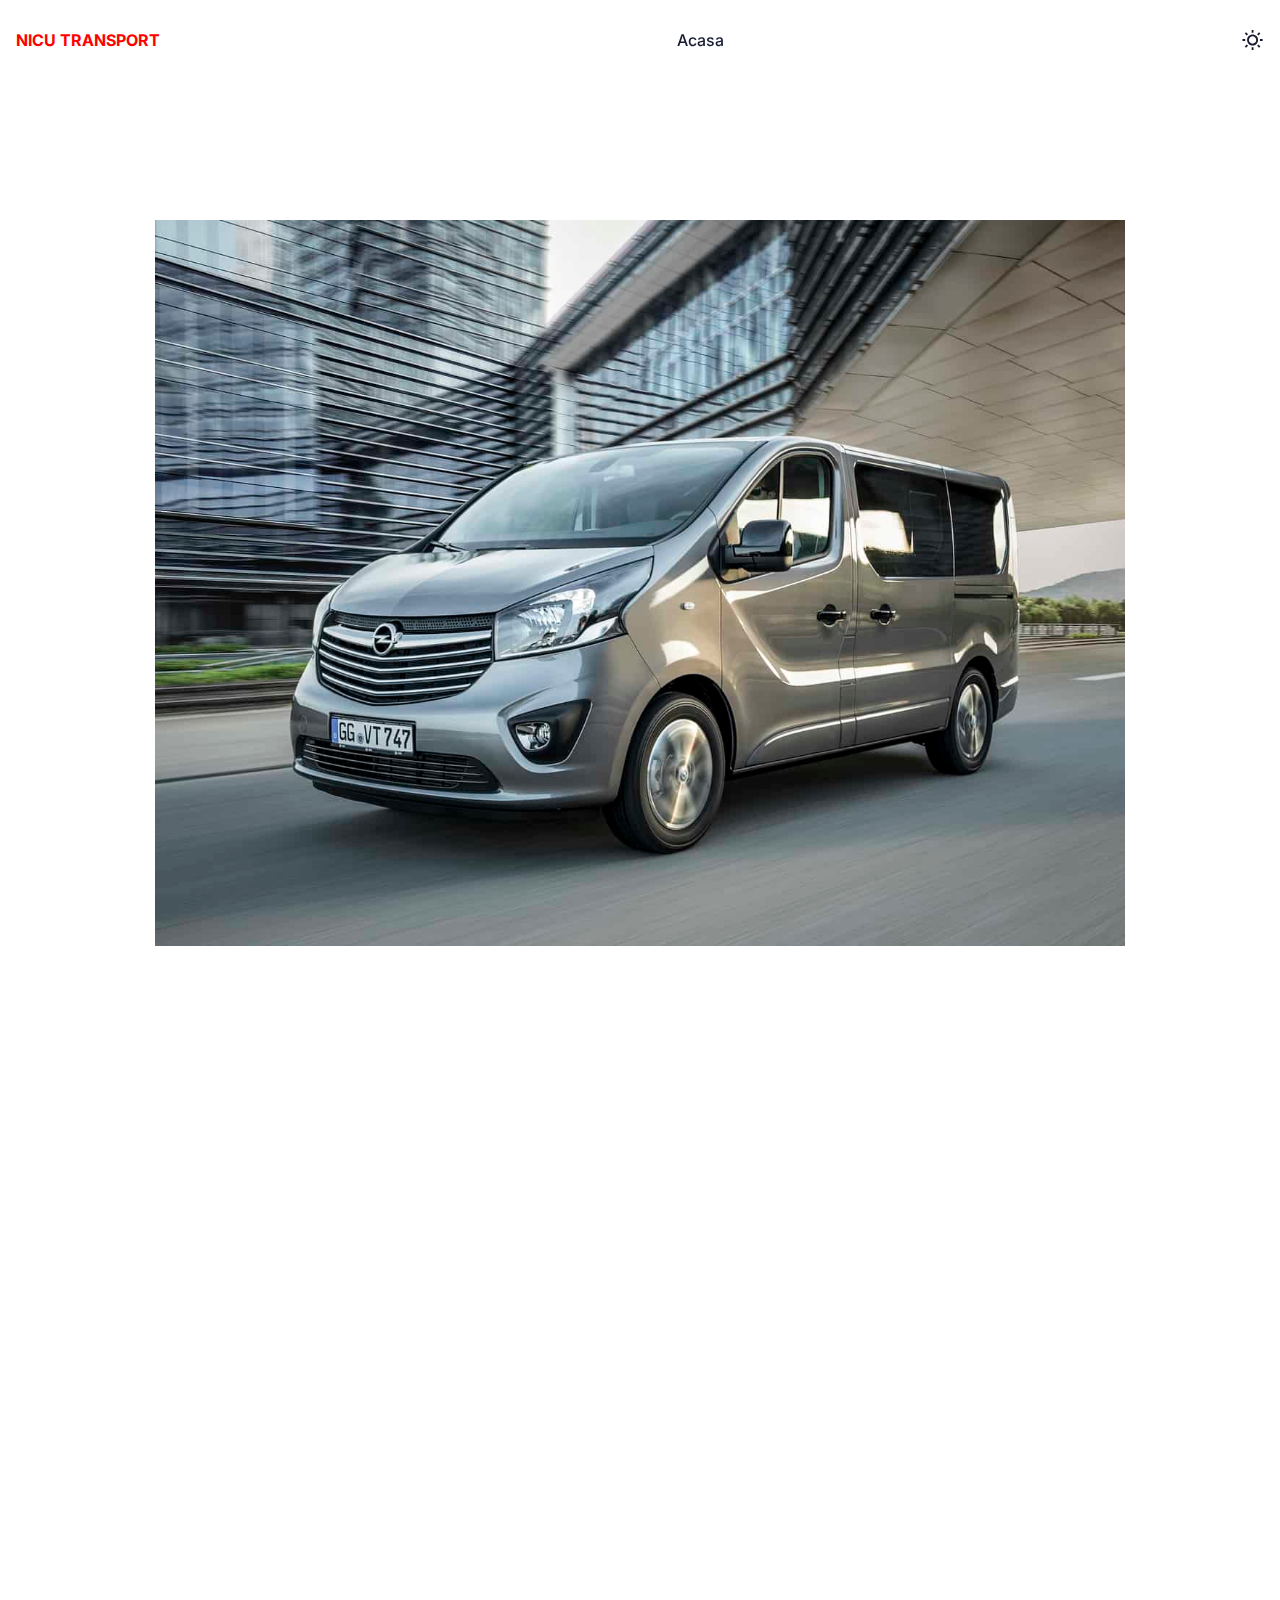
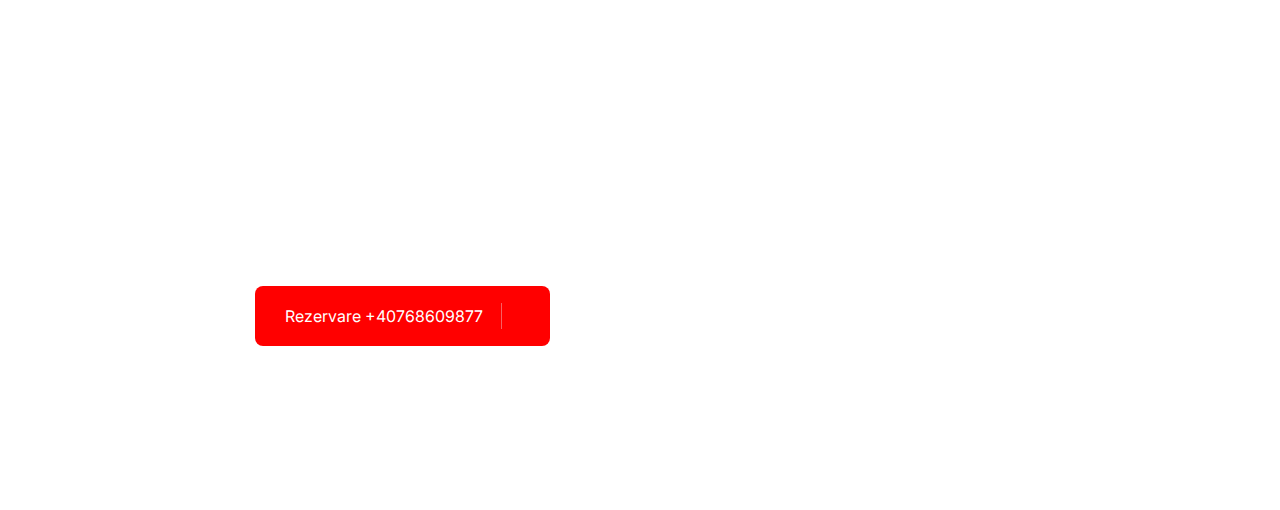
<file: blog-details.html>
<!DOCTYPE html>
<html lang="ro" class="np">
  <head>
    <meta charset="UTF-8" />
    <meta http-equiv="X-UA-Compatible" content="IE=edge" />
   <!-- SEO Meta Tags -->
    <meta
      name="description"
      content="Nicu Transport - transport international Romania Germania,Olanda si Belgia direct la adresa dorita"
    />
    <meta name="application-name" content="nicutransport.com" />
    <meta
      name="keywords"
      content="transport persoane romania germania,transport persoane germania romania, curse romania germania,transport de la adresa la adresa,plecari zilnice germania,plecari zilnice belgia,plecari zilnice olanda,transport romania olanda,tansport romania belgia,curse germania romania, curse olanda romania,plecari germania romania, microbuz germania romania"
    />
    <meta name="creator" content="nicutransport.com" />
    <meta property="og:site_name" content="nicutransport.com" />

    <!-- website name -->
    <meta property="og:site" content="nicutransport.com" />
    <!-- website link -->
    <meta
      property="og:title"
      content="Nicu Transport - transport international Romania Germania,Olanda si Belgia direct la adresa dorita"
    />
    <!-- title shown in the actual shared post -->
    <meta
      property="og:description"
      content="Nicu Transport - transport international Romania Germania,Olanda si Belgia direct la adresa dorita"
    />
    <meta
      property="og:image"
      content="https://nicutransport.com/images/microbuz-transport-persoane.jpg"
    />
    <!-- image link, make sure it's jpg -->
    <meta property="og:url" content="https:/ionut-travel.com/" />
    <!-- where do you want your post to link to -->

    <!-- Website Title -->
    <title>NICU TRANSPORT - preturi</title>
    <meta name="viewport" content="width=device-width, initial-scale=1.0" />
    <link rel="icon" href="favicon.ico" />
    <link href="style.css" rel="stylesheet" />
  </head>
  <body class="tf gk">
    <!-- ======= Header Start ======= -->
    <header class="navbar e g h da uc pf tf mj dk gk">
      <div class="a f dd">
        <div class="bc le oe">
          <div class="zb kg bo">
            <a href="index.html" class="zb ed el">
              <p style="color: red; font-weight: bold">NICU TRANSPORT</p>
            </a>
          </div>
          <button class="navbarOpen e i j/2 da bc fc vc be/2 ie le ne pe ui cn">
            <span class="zb gc wc uf hk"></span>
            <span class="zb gc wc uf hk"></span>
            <span class="zb gc wc uf hk"></span>
          </button>

          <div class="menu-wrapper f dc oe bn">
            <button class="navbarClose d k l ea bc fc vc ie le ne ui cn">
              <span class="zb gc wc ce uf hk"></span>
              <span class="ta zb gc wc de uf hk"></span>
            </button>

            <nav
              class="d g h fa bc hc uc le ne tf zf ji lj gk nk nm dn en _n qo vo"
            >
              <ul class="le qe bn xn yn dp">
                <li class="menu-item">
                  <a
                    href="index.html"
                    class="menu-scroll cc le ki vi _i sj ok vk co"
                  >
                    Acasa
                  </a>
                </li>
              </ul>
            </nav>
          </div>

          <div class="ua bc le me um">
            <label
              for="themeSwitcher"
              class="cc ee le"
              aria-label="themeSwitcher"
              name="themeSwitcher"
            >
              <input
                type="checkbox"
                name="themeSwitcher"
                id="themeSwitcher"
                class="c"
              />
              <span class="dc bk">
                <svg
                  width="21"
                  height="21"
                  viewBox="0 0 21 21"
                  fill="none"
                  xmlns="http://www.w3.org/2000/svg"
                >
                  <g clip-path="url(#clip0_420_119)">
                    <path
                      d="M8.40276 5.88205C8.40259 7.05058 8.75048 8.19267 9.40204 9.16268C10.0536 10.1327 10.9793 10.8866 12.0611 11.3284C13.143 11.7701 14.3318 11.8796 15.4761 11.6429C16.6204 11.4062 17.6683 10.8341 18.4861 9.99941V10.0834C18.4861 14.7243 14.7242 18.4862 10.0833 18.4862C5.44247 18.4862 1.68054 14.7243 1.68054 10.0834C1.68054 5.44259 5.44247 1.68066 10.0833 1.68066H10.1673C9.60775 2.22779 9.16333 2.88139 8.86028 3.60295C8.55722 4.32451 8.40166 5.09943 8.40276 5.88205V5.88205ZM3.3611 10.0834C3.36049 11.5833 3.86151 13.0403 4.78444 14.2226C5.70737 15.4049 6.99919 16.2446 8.45437 16.608C9.90954 16.9715 11.4445 16.8379 12.8149 16.2284C14.1854 15.6189 15.3127 14.5686 16.0174 13.2446C14.7632 13.54 13.4543 13.5102 12.215 13.1578C10.9756 12.8054 9.84679 12.1422 8.93568 11.2311C8.02457 10.32 7.36136 9.19119 7.00898 7.95181C6.6566 6.71243 6.62672 5.40357 6.92219 4.1494C5.84629 4.72259 4.94652 5.57759 4.31923 6.62288C3.69194 7.66817 3.36074 8.86438 3.3611 10.0834V10.0834Z"
                      fill="white"
                    />
                  </g>
                  <defs>
                    <clipPath id="clip0_420_119">
                      <rect width="20.1667" height="20.1667" fill="white" />
                    </clipPath>
                  </defs>
                </svg>
              </span>
              <span class="zb ck">
                <svg
                  width="23"
                  height="22"
                  viewBox="0 0 23 22"
                  fill="none"
                  xmlns="http://www.w3.org/2000/svg"
                >
                  <g clip-path="url(#clip0_1_11114)">
                    <path
                      d="M11.5658 16.4998C10.1071 16.4998 8.70815 15.9204 7.6767 14.8889C6.64525 13.8575 6.06579 12.4585 6.06579 10.9998C6.06579 9.54115 6.64525 8.1422 7.6767 7.11075C8.70815 6.0793 10.1071 5.49984 11.5658 5.49984C13.0245 5.49984 14.4234 6.0793 15.4549 7.11075C16.4863 8.1422 17.0658 9.54115 17.0658 10.9998C17.0658 12.4585 16.4863 13.8575 15.4549 14.8889C14.4234 15.9204 13.0245 16.4998 11.5658 16.4998ZM11.5658 14.6665C12.5382 14.6665 13.4709 14.2802 14.1585 13.5926C14.8461 12.9049 15.2325 11.9723 15.2325 10.9998C15.2325 10.0274 14.8461 9.09475 14.1585 8.40711C13.4709 7.71948 12.5382 7.33317 11.5658 7.33317C10.5933 7.33317 9.6607 7.71948 8.97306 8.40711C8.28543 9.09475 7.89912 10.0274 7.89912 10.9998C7.89912 11.9723 8.28543 12.9049 8.97306 13.5926C9.6607 14.2802 10.5933 14.6665 11.5658 14.6665ZM10.6491 0.916504H12.4825V3.6665H10.6491V0.916504ZM10.6491 18.3332H12.4825V21.0832H10.6491V18.3332ZM3.78787 4.51809L5.08404 3.22192L7.02829 5.16617L5.73212 6.46234L3.78787 4.519V4.51809ZM16.1033 16.8335L17.3995 15.5373L19.3437 17.4816L18.0475 18.7778L16.1033 16.8335ZM18.0475 3.221L19.3437 4.51809L17.3995 6.46234L16.1033 5.16617L18.0475 3.22192V3.221ZM5.73212 15.5373L7.02829 16.8335L5.08404 18.7778L3.78787 17.4816L5.73212 15.5373ZM21.6491 10.0832V11.9165H18.8991V10.0832H21.6491ZM4.23245 10.0832V11.9165H1.48245V10.0832H4.23245Z"
                      fill="#181C31"
                    />
                  </g>
                  <defs>
                    <clipPath id="clip0_1_11114">
                      <rect
                        width="22"
                        height="22"
                        fill="white"
                        transform="translate(0.565796)"
                      />
                    </clipPath>
                  </defs>
                </svg>
              </span>
            </label>
          </div>
        </div>
      </div>
    </header>
    <!-- ======= Header End ======= -->

    <!-- ======= Main Start ======= -->
    <main>
      <!-- ======= Blog Start ======= -->
      <section class="lh ph jo">
        <div class="a ze nn">
          <div class="la uc jd">
            <div class="wow fadeInUp bb" data-wow-delay=".2s">
              <img
                src="images/microbuz-transport-persoane.jpg"
                alt="preturi transport persoane"
                class="pp uc fg"
              />
            </div>

            <div class="la uc kd ji">
              <h1
                class="wow fadeInUp cb li wi xi _i ok pl"
                data-wow-delay=".25s"
              >
                Afla detalilee despre preturile noastre pentru transport
              </h1>
              <div class="wow fadeInUp na db bc je le ne" data-wow-delay=".3s">
                <div class="eb cc le sg">
                  <div class="fb fc uc ld af">
                    <img
                      src="images/author-01.png"
                      alt="author"
                      class="jc uc af fg gg"
                    />
                  </div>
                  <p class="ki vi bj">
                    Informatii telefonic/WhatsApp:+40768609877
                  </p>
                </div>

                <div class="eb cc le sg">
                  <p class="bc le ki vi bj">
                    <span class="gb">
                      <svg
                        width="22"
                        height="22"
                        viewBox="0 0 22 22"
                        fill="none"
                        xmlns="http://www.w3.org/2000/svg"
                      >
                        <g clip-path="url(#clip0_59_156)">
                          <path
                            d="M15.5833 2.74984H19.2499C19.493 2.74984 19.7262 2.84641 19.8981 3.01832C20.07 3.19023 20.1666 3.42339 20.1666 3.6665V18.3332C20.1666 18.5763 20.07 18.8094 19.8981 18.9814C19.7262 19.1533 19.493 19.2498 19.2499 19.2498H2.74992C2.5068 19.2498 2.27365 19.1533 2.10174 18.9814C1.92983 18.8094 1.83325 18.5763 1.83325 18.3332V3.6665C1.83325 3.42339 1.92983 3.19023 2.10174 3.01832C2.27365 2.84641 2.5068 2.74984 2.74992 2.74984H6.41658V0.916504H8.24992V2.74984H13.7499V0.916504H15.5833V2.74984ZM13.7499 4.58317H8.24992V6.4165H6.41658V4.58317H3.66659V8.24984H18.3333V4.58317H15.5833V6.4165H13.7499V4.58317ZM18.3333 10.0832H3.66659V17.4165H18.3333V10.0832Z"
                            fill="#79808A"
                          />
                        </g>
                        <defs>
                          <clipPath id="clip0_59_156">
                            <rect width="22" height="22" fill="white" />
                          </clipPath>
                        </defs>
                      </svg>
                    </span>
                    Plecari zilnice
                  </p>
                </div>

                <div class="eb cc le sg">
                  <p class="bc le ki vi bj">
                    <span class="gb">
                      <svg
                        width="22"
                        height="22"
                        viewBox="0 0 22 22"
                        fill="none"
                        xmlns="http://www.w3.org/2000/svg"
                      >
                        <g clip-path="url(#clip0_59_159)">
                          <path
                            d="M5.917 17.4167L1.83325 20.625V3.66667C1.83325 3.42355 1.92983 3.19039 2.10174 3.01849C2.27365 2.84658 2.5068 2.75 2.74992 2.75H19.2499C19.493 2.75 19.7262 2.84658 19.8981 3.01849C20.07 3.19039 20.1666 3.42355 20.1666 3.66667V16.5C20.1666 16.7431 20.07 16.9763 19.8981 17.1482C19.7262 17.3201 19.493 17.4167 19.2499 17.4167H5.917ZM5.28267 15.5833H18.3333V4.58333H3.66659V16.8529L5.28267 15.5833ZM10.0833 9.16667H11.9166V11H10.0833V9.16667ZM6.41658 9.16667H8.24992V11H6.41658V9.16667ZM13.7499 9.16667H15.5833V11H13.7499V9.16667Z"
                            fill="#79808A"
                          />
                        </g>
                        <defs>
                          <clipPath id="clip0_59_159">
                            <rect width="22" height="22" fill="white" />
                          </clipPath>
                        </defs>
                      </svg>
                    </span>
                    15 persoane deja au rezervat pentru plecarea de maine
                  </p>
                </div>

                <div class="eb cc le sg">
                  <p class="bc le ki vi bj">
                    <span class="gb">
                      <svg
                        width="22"
                        height="22"
                        viewBox="0 0 22 22"
                        fill="none"
                        xmlns="http://www.w3.org/2000/svg"
                      >
                        <g clip-path="url(#clip0_59_162)">
                          <path
                            d="M10.9999 2.75C15.9426 2.75 20.0548 6.30667 20.9174 11C20.0557 15.6933 15.9426 19.25 10.9999 19.25C6.05727 19.25 1.9451 15.6933 1.08252 11C1.94419 6.30667 6.05727 2.75 10.9999 2.75ZM10.9999 17.4167C12.8695 17.4163 14.6835 16.7813 16.1451 15.6156C17.6067 14.4499 18.6293 12.8226 19.0455 11C18.6277 9.17886 17.6045 7.55334 16.143 6.38919C14.6816 5.22504 12.8684 4.59115 10.9999 4.59115C9.13149 4.59115 7.31832 5.22504 5.85686 6.38919C4.39541 7.55334 3.37214 9.17886 2.95435 11C3.37061 12.8226 4.39322 14.4499 5.85482 15.6156C7.31642 16.7813 9.13042 17.4163 10.9999 17.4167ZM10.9999 15.125C9.90592 15.125 8.85671 14.6904 8.08312 13.9168C7.30953 13.1432 6.87494 12.094 6.87494 11C6.87494 9.90598 7.30953 8.85677 8.08312 8.08319C8.85671 7.3096 9.90592 6.875 10.9999 6.875C12.094 6.875 13.1432 7.3096 13.9168 8.08319C14.6903 8.85677 15.1249 9.90598 15.1249 11C15.1249 12.094 14.6903 13.1432 13.9168 13.9168C13.1432 14.6904 12.094 15.125 10.9999 15.125ZM10.9999 13.2917C11.6077 13.2917 12.1906 13.0502 12.6204 12.6205C13.0502 12.1907 13.2916 11.6078 13.2916 11C13.2916 10.3922 13.0502 9.80932 12.6204 9.37955C12.1906 8.94978 11.6077 8.70833 10.9999 8.70833C10.3921 8.70833 9.80925 8.94978 9.37948 9.37955C8.94971 9.80932 8.70827 10.3922 8.70827 11C8.70827 11.6078 8.94971 12.1907 9.37948 12.6205C9.80925 13.0502 10.3921 13.2917 10.9999 13.2917Z"
                            fill="#79808A"
                          />
                        </g>
                        <defs>
                          <clipPath id="clip0_59_162">
                            <rect width="22" height="22" fill="white" />
                          </clipPath>
                        </defs>
                      </svg>
                    </span>
                    8 persoane se uita pe website-ul nostru acum pentru a
                    rezerva
                  </p>
                </div>
              </div>

              <div class="ii">
                <p class="wow fadeInUp db ki bj" data-wow-delay=".2s">
                  Vezi mai jos lista noastra de preturi pentru fiecare
                  destinatie internationala in parte. Alege bilete tur-retur
                  pentru costuri mai avantajoase si discuta cu operatorii nostri
                  pentru a afla de ofertele si reducerile de care poti
                  beneficia.
                </p>

                <p class="wow fadeInUp bb ki bj" data-wow-delay=".2s">
                  Transport persoane ce are ca principal obiect de activitate
                  transportul public de persoane pe ruta: România – Ungaria –
                  Austria – Cehia – Germania – Belgia – Olanda și retur. Oferta
                  noastra de transport auto se adreseaza atat persoanelor fizice
                  cât și celor juridice, astfel că puteți avea parte de un
                  autoturism sau un microbuz cu capacitate de până la 8 locuri
                  în maxim 24 de ore de la plasarea solicitării
                </p>

                <h3 class="wow fadeInUp hb ni wi _i ok ql" data-wow-delay=".2s">
                  Preturi transport
                </h3>

                <ul class="wow fadeInUp db ge he ve" data-wow-delay=".2s">
                  <li class="ki bj">Transport persoane - de la 130 euro</li>
                  <li class="ki bj">Grupuri organizate -negociabil la telefon</li>
                  <li class="ki bj">
                    Colete si pachete- de la 50 euro/ridicare
                  </li>
                  <li class="ki bj">Reduceri grupuri si clienti fideli</li>
                </ul>

                <blockquote
                  class="wow fadeInUp f ga db ze bf wf tg pg ji ki _i ik ok em"
                  data-wow-delay=".2s"
                >
                  <div class="la uc md">
                    "Alege-ne pe noi pentru servicii rapide si prompte"
                  </div>

                  <div class="e h p ha">
                    <svg
                      width="65"
                      height="68"
                      viewBox="0 0 65 68"
                      fill="none"
                      xmlns="http://www.w3.org/2000/svg"
                    >
                      <path
                        d="M43.5018 91.5018C24.1708 110.833 -7.17083 110.833 -26.5018 91.5018C-45.8327 72.1708 -45.8327 40.8292 -26.5018 21.4982C-7.17083 2.16726 24.1708 2.16726 43.5018 21.4982C62.8327 40.8292 62.8327 72.1708 43.5018 91.5018Z"
                        stroke="url(#paint0_linear_58_157)"
                        stroke-width="14"
                      />
                      <defs>
                        <linearGradient
                          id="paint0_linear_58_157"
                          x1="-61.5836"
                          y1="113"
                          x2="78.5765"
                          y2="15.4155"
                          gradientUnits="userSpaceOnUse"
                        >
                          <stop stop-color="#8EA5FE" />
                          <stop offset="0.541667" stop-color="#BEB3FD" />
                          <stop offset="1" stop-color="#90D1FF" />
                        </linearGradient>
                      </defs>
                    </svg>
                  </div>

                  <div class="e g q ha">
                    <svg
                      width="73"
                      height="74"
                      viewBox="0 0 73 74"
                      fill="none"
                      xmlns="http://www.w3.org/2000/svg"
                    >
                      <circle
                        cx="56.5"
                        cy="17.5"
                        r="49.5"
                        stroke="url(#paint0_linear_57_160)"
                        stroke-width="14"
                      />
                      <defs>
                        <linearGradient
                          id="paint0_linear_57_160"
                          x1="0"
                          y1="-39"
                          x2="133.592"
                          y2="38.5086"
                          gradientUnits="userSpaceOnUse"
                        >
                          <stop stop-color="#FF8FE8" />
                          <stop offset="1" stop-color="#FFC960" />
                        </linearGradient>
                      </defs>
                    </svg>
                  </div>
                </blockquote>
                <a
                  href="tel:+40768609877"
                  style="background-color: red"
                  class="mb hb cc lc le cf uf wg ng aj qj hk pk uk"
                >
                  <span class="nb nf pf sf th yi ek">
                    Rezervare +40768609877
                  </span>
                </a>
              </div>
            </div>
          </div>
        </div>
      </section>
      <!-- ======= Blog End ======= -->
    </main>
    <!-- ======= Main End ======= -->

    <!-- ======= Footer Start ======= -->
    <footer>
      <div class="wow fadeInUp vf rg gk" data-wow-delay=".2s">
        <div class="a hd">
          <div class="na bc je">
            <div class="ja uc sg qm kn/3">
              <p class="za ji ki aj vm lo">&copy; 2025 All rights reserved</p>
            </div>

            <div class="uc sg am/2 kn/3">
              <div class="_a bc le ne te wl cm wn"></div>
            </div>

            <div class="uc sg am/2 kn/3">
              <div class="bc le ne ue gl dm vn">
                <a href="javascript:void(0)" class="ki aj"> Privacy Policy </a>
                <a href="javascript:void(0)" class="ki aj">
                  Terms and conditions
                </a>
              </div>
            </div>
          </div>
        </div>
      </div>
    </footer>
    <!-- ======= Footer End ======= -->

    <!-- ======= Back To Top Start ======= -->
    <a
      href="javascript:void(0)"
      class="back-to-top d m n o fa dc fc vc le ne _e vf aj hj mj nj rj"
    >
      <span class="ab ic xc ce lf mf qf"></span>
    </a>
    <!-- ======= Back To Top End ======= -->
    <script defer src="bundle.js"></script>
  </body>
</html>
</file>
